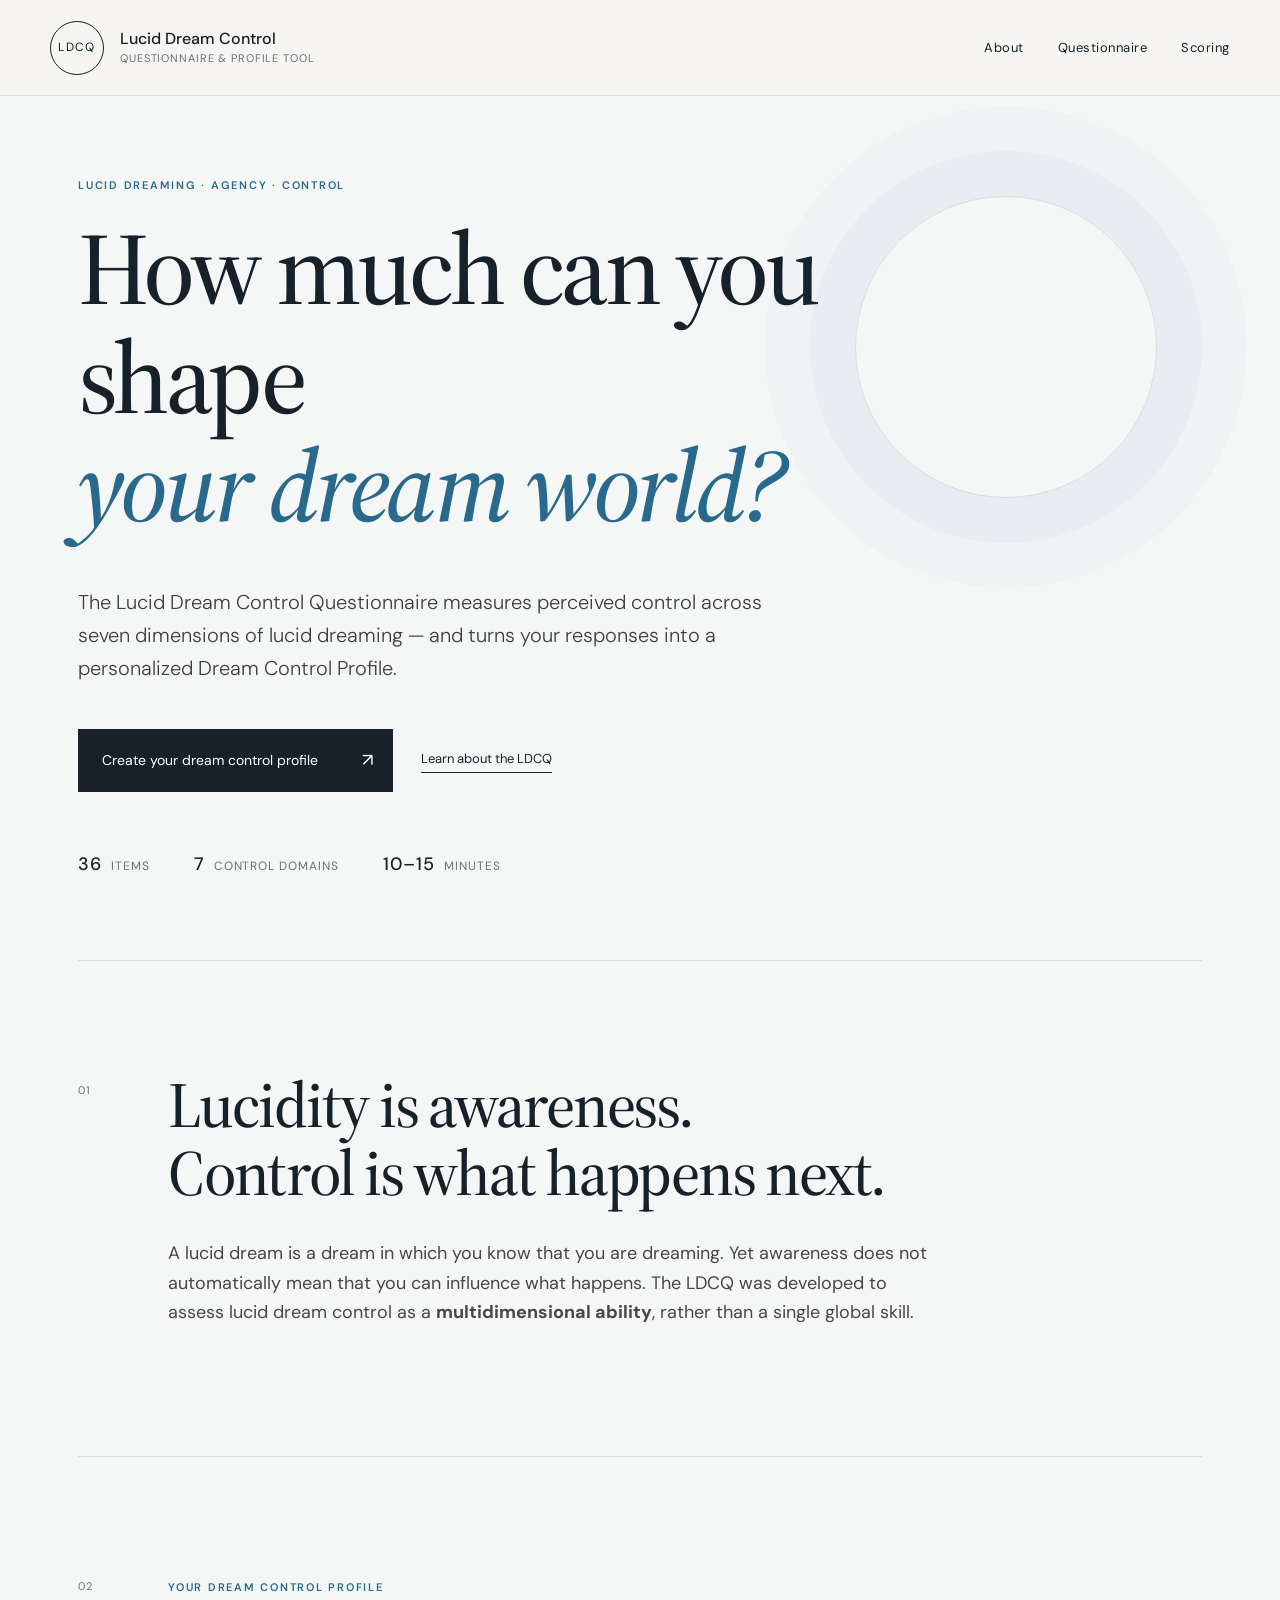
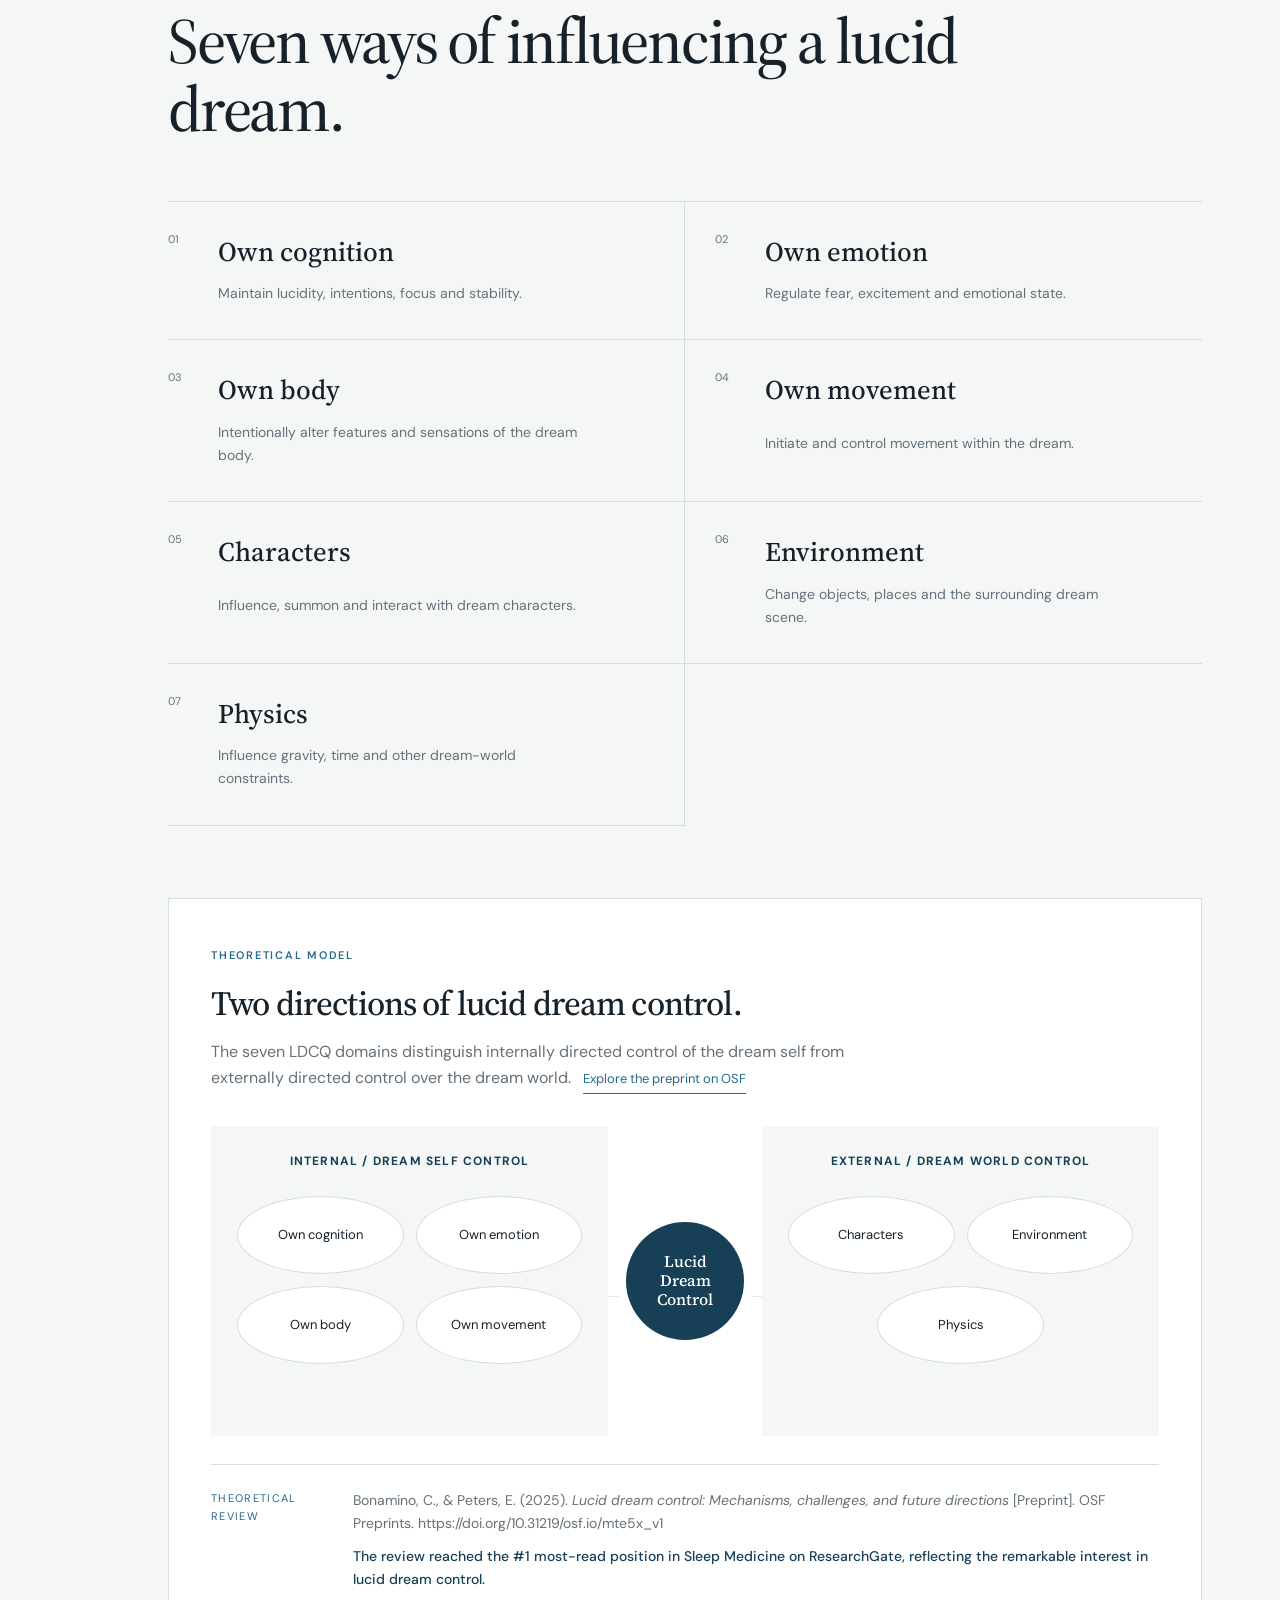
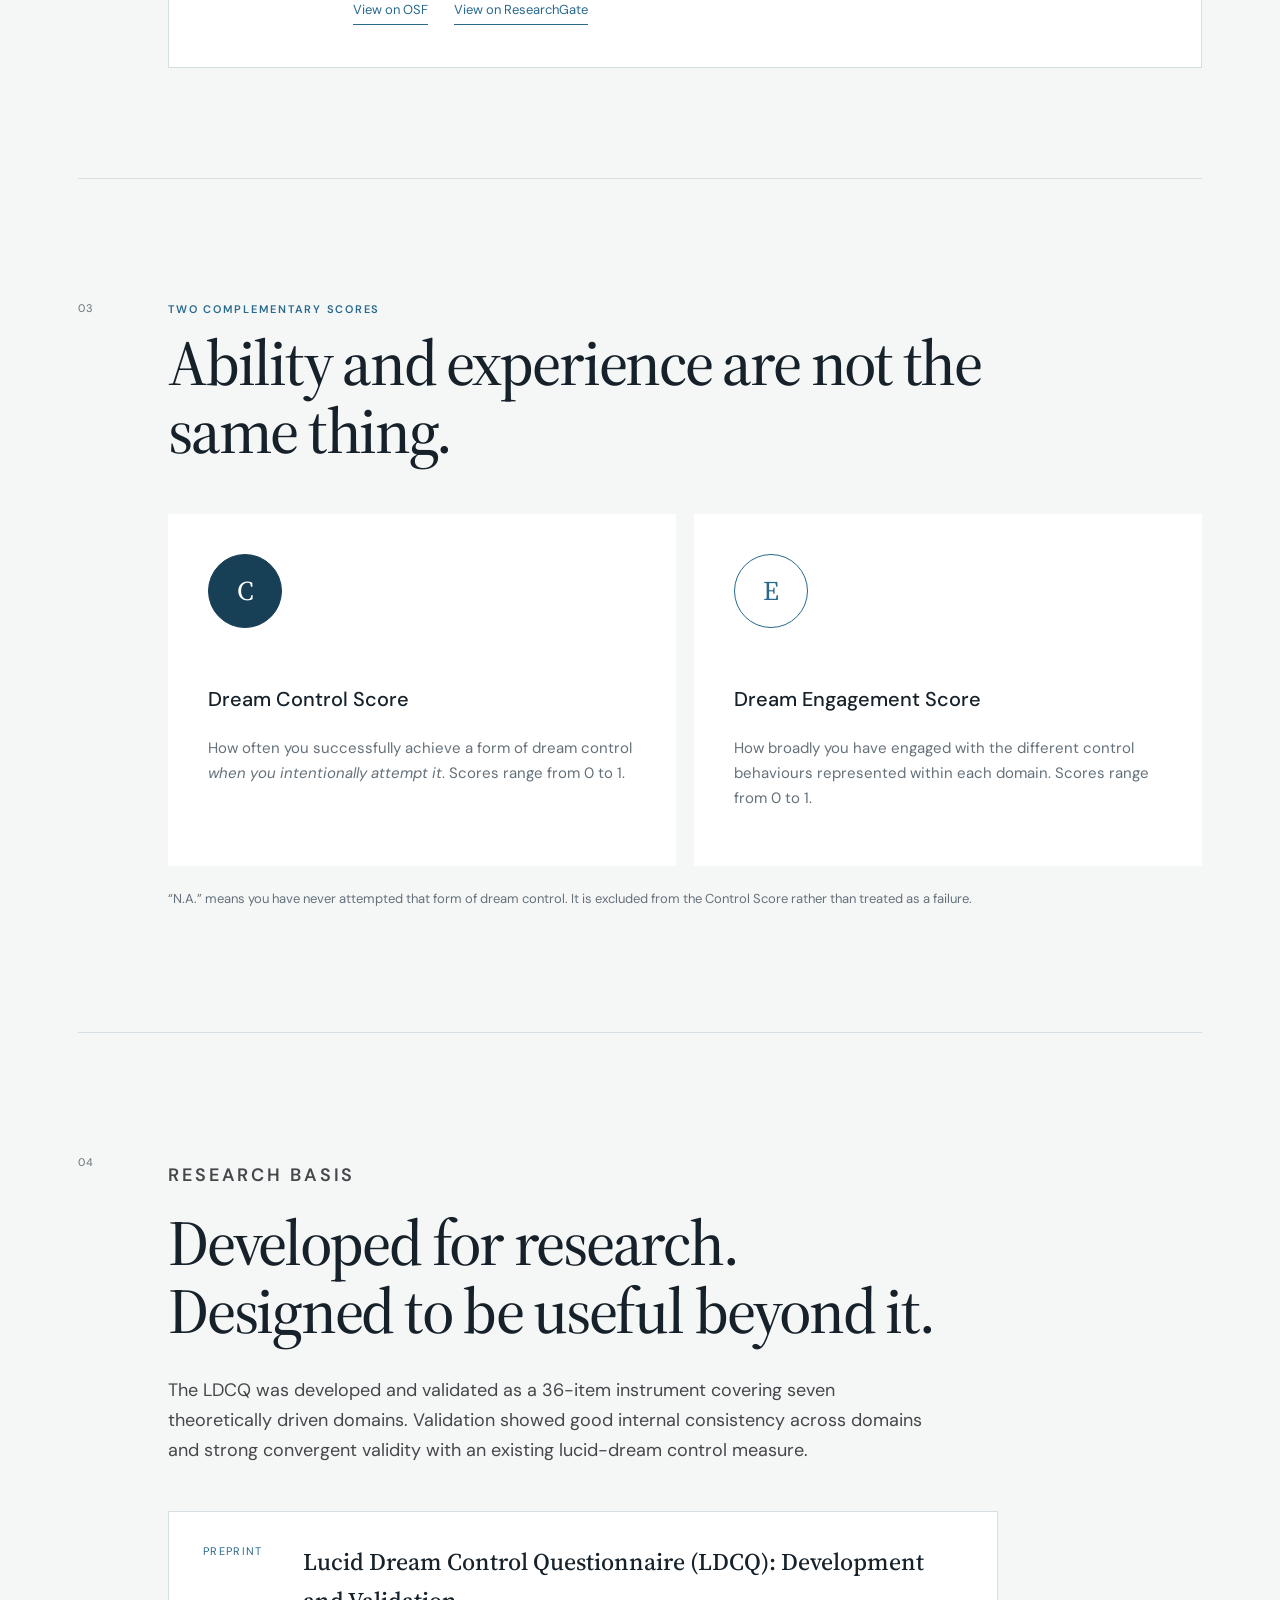
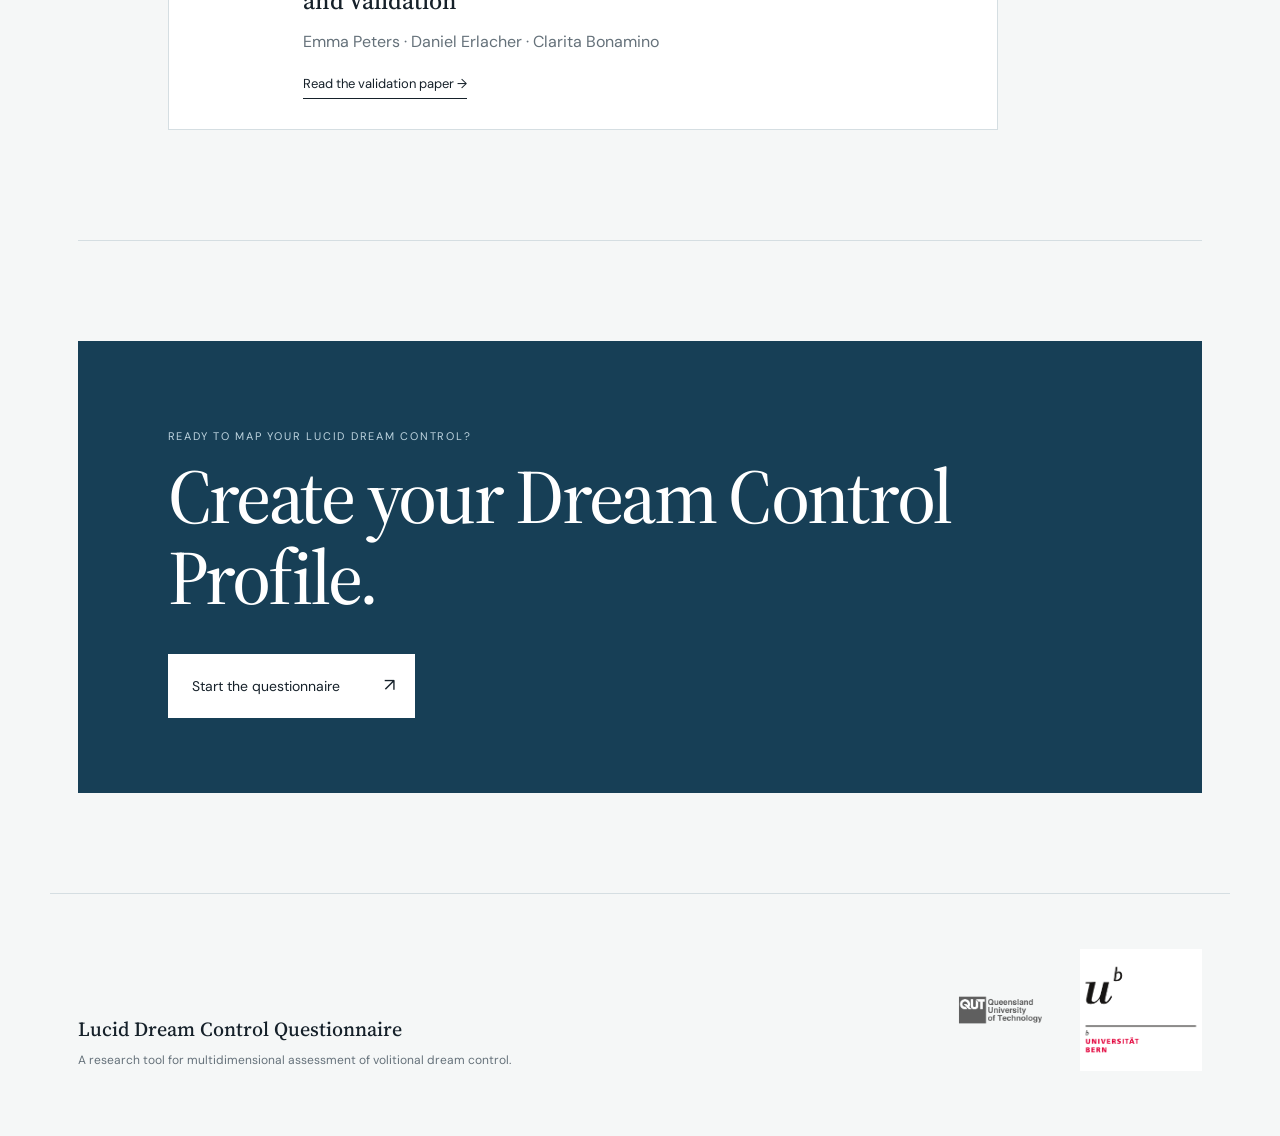
<file: docs/index.html>
<!DOCTYPE html>
<html lang="en">

<head>
    <meta charset="utf-8" />
    <meta content="width=device-width, initial-scale=1" name="viewport" />
    <title>LDCQ | Lucid Dream Control Questionnaire</title>
    <link href="assets/style.css" rel="stylesheet" />
</head>

<body>
    <header class="site-header">
        <a aria-label="LDCQ home" class="brand" href="index.html">
            <span class="brand-mark">LDCQ</span>
            <span class="brand-copy"><strong>Lucid Dream Control</strong><small>Questionnaire &amp; profile
                    tool</small></span>
        </a>
        <nav aria-label="Main navigation" class="site-nav">
            <a href="index.html">About</a>
            <a href="questionnaire.html">Questionnaire</a>
            <a href="scoring.html">Scoring</a>
        </nav>
    </header>
    <main class="landing-main">
        <section class="hero">
            <div class="eyebrow">Lucid dreaming · agency · control</div>
            <h1>How much can you shape<br /><em>your dream world?</em></h1>
            <p class="hero-lead">The Lucid Dream Control Questionnaire measures perceived control across seven
                dimensions of lucid dreaming — and turns your responses into a personalized Dream Control Profile.</p>
            <div class="hero-actions"><a class="primary-cta" href="questionnaire.html">Create your dream control profile
                    <span>↗</span></a><a class="text-link" href="#about">Learn about the LDCQ</a></div>
            <div class="hero-meta"><span><b>36</b> items</span><span><b>7</b> control domains</span><span><b>10–15</b>
                    minutes</span></div>
        </section>
        <section class="manifesto" id="about">
            <div class="section-number">01</div>
            <div>
                <h2>Lucidity is awareness.<br />Control is what happens next.</h2>
                <p>A lucid dream is a dream in which you know that you are dreaming. Yet awareness does not
                    automatically mean that you can influence what happens. The LDCQ was developed to assess lucid dream
                    control as a <strong>multidimensional ability</strong>, rather than a single global skill.</p>
            </div>
        </section>
        <section class="domains-section">
            <div class="section-number">02</div>
            <div class="section-content">
                <p class="kicker">Your dream control profile</p>
                <h2>Seven ways of influencing a lucid dream.</h2>
                <div class="domain-grid">
                    <div><span>01</span><strong>Own cognition</strong>
                        <p>Maintain lucidity, intentions, focus and stability.</p>
                    </div>
                    <div><span>02</span><strong>Own emotion</strong>
                        <p>Regulate fear, excitement and emotional state.</p>
                    </div>
                    <div><span>03</span><strong>Own body</strong>
                        <p>Intentionally alter features and sensations of the dream body.</p>
                    </div>
                    <div><span>04</span><strong>Own movement</strong>
                        <p>Initiate and control movement within the dream.</p>
                    </div>
                    <div><span>05</span><strong>Characters</strong>
                        <p>Influence, summon and interact with dream characters.</p>
                    </div>
                    <div><span>06</span><strong>Environment</strong>
                        <p>Change objects, places and the surrounding dream scene.</p>
                    </div>
                    <div><span>07</span><strong>Physics</strong>
                        <p>Influence gravity, time and other dream-world constraints.</p>
                    </div>
                </div>
                <figure class="domain-model" aria-labelledby="domain-model-title">
                    <figcaption><span class="kicker">Theoretical model</span>
                        <h3 id="domain-model-title">Two directions of lucid dream control.</h3>
                        <p>The seven LDCQ domains distinguish internally directed control of the dream self from
                            externally directed control over the dream world. <a class="text-link"
                                href="https://doi.org/10.31219/osf.io/mte5x_v1" target="_blank" rel="noopener">Explore
                                the preprint on OSF</a></p>
                    </figcaption>
                    <div class="model-map">
                        <div class="model-group model-internal">
                            <h4>Internal / Dream Self Control</h4>
                            <div class="model-domains"><span>Own cognition</span><span>Own emotion</span><span>Own
                                    body</span><span>Own movement</span></div>
                        </div>
                        <div class="model-core">Lucid<br />Dream<br />Control</div>
                        <div class="model-group model-external">
                            <h4>External / Dream World Control</h4>
                            <div class="model-domains">
                                <span>Characters</span><span>Environment</span><span>Physics</span></div>
                        </div>
                    </div>
                    <div class="model-reference"><span>Theoretical review</span>
                        <div>
                            <p>Bonamino, C., &amp; Peters, E. (2025). <em>Lucid dream control: Mechanisms, challenges,
                                    and future directions</em> [Preprint]. OSF Preprints.
                                https://doi.org/10.31219/osf.io/mte5x_v1 </p>
                            <p class="impact-note">The review reached the #1 most-read position in Sleep Medicine on
                                ResearchGate, reflecting the remarkable interest in lucid dream control.</p>
                        </div>
                        <div class="reference-links"><a class="text-link" href="https://osf.io/preprints/osf/mte5x_v1"
                                target="_blank" rel="noopener">View on OSF</a><a class="text-link"
                                href="https://www.researchgate.net/publication/390663400_Lucid_Dream_Control_Mechanisms_Challenges_and_Future_Directions"
                                target="_blank" rel="noopener">View on ResearchGate</a></div>
                    </div>
                </figure>
            </div>
        </section>
        <section class="score-explainer">
            <div class="section-number">03</div>
            <div class="section-content">
                <p class="kicker">Two complementary scores</p>
                <h2>Ability and experience are not the same thing.</h2>
                <div class="score-cards">
                    <article>
                        <div class="score-orbit score-orbit-dark">C</div>
                        <h3>Dream Control Score</h3>
                        <p>How often you successfully achieve a form of dream control <em>when you intentionally attempt
                                it</em>. Scores range from 0 to 1.</p>
                    </article>
                    <article>
                        <div class="score-orbit">E</div>
                        <h3>Dream Engagement Score</h3>
                        <p>How broadly you have engaged with the different control behaviours represented within each
                            domain. Scores range from 0 to 1.</p>
                    </article>
                </div>
                <p class="note">“N.A.” means you have never attempted that form of dream control. It is excluded from
                    the Control Score rather than treated as a failure.</p>
            </div>
        </section>
        <section class="research-section">
            <div class="section-number">04</div>
            <div class="section-content">
                <p class="kicker">Research basis</p>
                <h2>Developed for research.<br />Designed to be useful beyond it.</h2>
                <p>The LDCQ was developed and validated as a 36-item instrument covering seven theoretically driven
                    domains. Validation showed good internal consistency across domains and strong convergent validity
                    with an existing lucid-dream control measure.</p>
                <div class="citation-card"><span>Preprint</span><strong>Lucid Dream Control Questionnaire (LDCQ):
                        Development and Validation</strong>
                    <p>Emma Peters · Daniel Erlacher · Clarita Bonamino</p><a class="text-link"
                        href="files/LDCQ_Validation.pdf">Read the validation paper →</a>
                </div>
            </div>
        </section>
        <section class="start-panel">
            <p>Ready to map your lucid dream control?</p>
            <h2>Create your Dream Control Profile.</h2><a class="primary-cta light" href="questionnaire.html">Start the
                questionnaire <span>↗</span></a>
        </section>
    </main>
    <footer class="site-footer">
        <div class="footer-copy"><strong>Lucid Dream Control Questionnaire</strong><span>A research tool for
                multidimensional assessment of volitional dream control.</span></div>
        <div aria-label="Research affiliations" class="research-partners">
            <img alt="Queensland University of Technology" class="partner-logo qut-logo" src="assets/qut-logo.png" />
            <img alt="University of Bern" class="partner-logo unibe-logo" src="assets/unibe-logo.png" />
        </div>
    </footer>
    <script src="assets/script.js"></script>
</body>

</html>
</file>
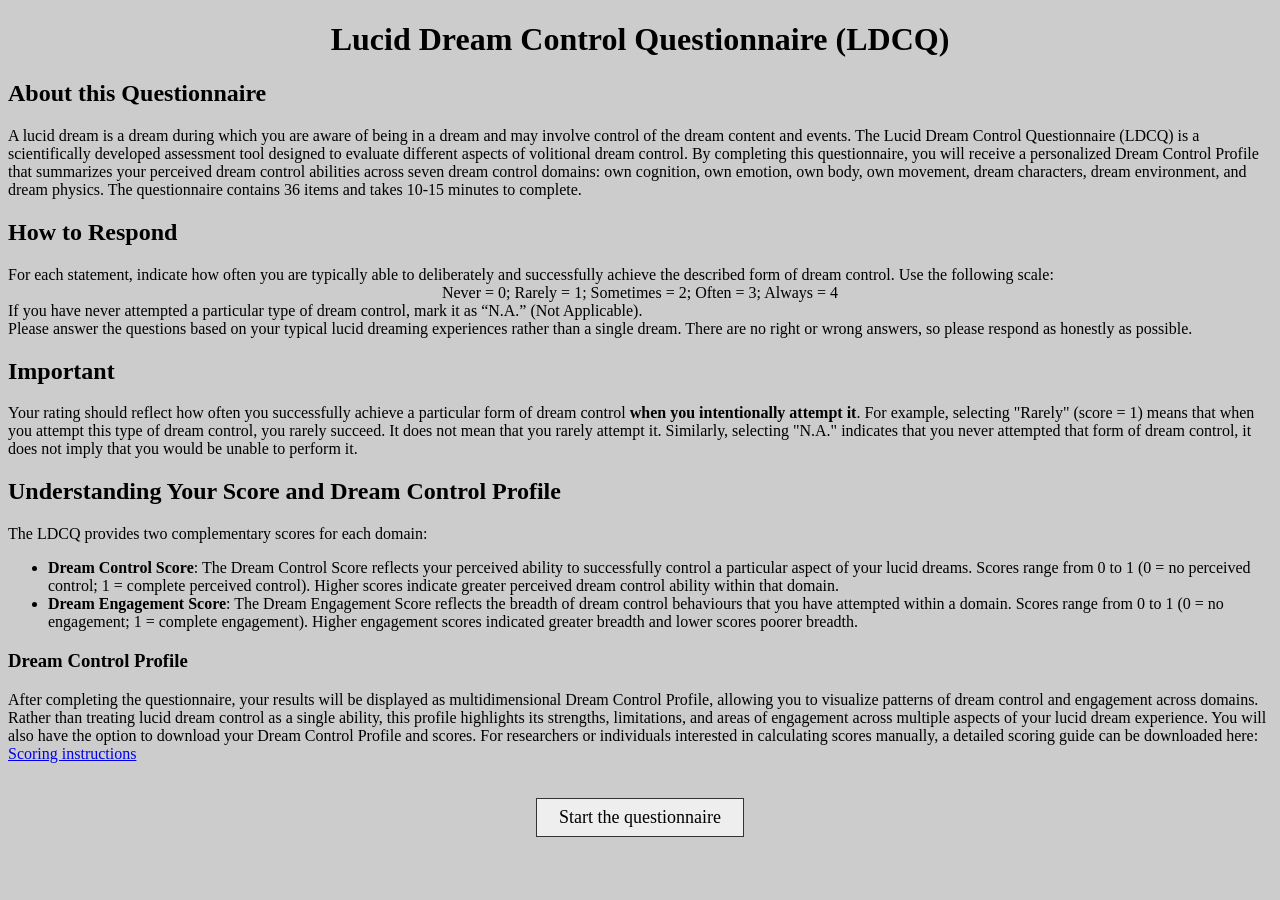
<file: web_page/index.html>
<!doctype html>
<html lang="en">

<head>
    <meta charset="UTF-8">
    <title>LDCQ</title>
    <link rel="stylesheet" href="assets/style.css">
</head>

<body>
    <h1 id="main-title">Lucid Dream Control Questionnaire (LDCQ)</h1>

    <!-- PAGE 1: INTRODUCTION -->
    <section class="page active introduction">
        <div class="about">
            <h2>About this Questionnaire</h2>
            A lucid dream is a dream during which you are aware of being in a dream and may involve control of the
            dream content and events. The Lucid Dream Control Questionnaire (LDCQ) is a scientifically developed
            assessment tool designed to evaluate different aspects of volitional dream control. By completing this
            questionnaire, you will receive a personalized Dream Control Profile that summarizes your perceived dream
            control abilities across seven dream control domains: own cognition, own emotion, own body, own
            movement, dream characters, dream environment, and dream physics. The questionnaire contains 36 items
            and takes 10-15 minutes to complete.
        </div>
        <div>
            <h2>How to Respond</h2>
            For each statement, indicate how often you are typically able to deliberately and successfully achieve the
            described form of dream control. Use the following scale:
            <div class="center">
                Never = 0; Rarely = 1; Sometimes = 2; Often = 3; Always = 4
            </div>
            If you have never attempted a particular type of dream control, mark it as “N.A.” (Not Applicable).</br>

            Please answer the questions based on your typical lucid dreaming experiences rather than a single dream.
            There are no right or wrong answers, so please respond as honestly as possible.
        </div>
        <div>
            <h2>Important</h2>
            Your rating should reflect how often you successfully achieve a particular form of dream control <b>when you
            intentionally attempt it</b>. For example, selecting "Rarely" (score = 1) means that when you attempt this
            type of dream control, you rarely succeed. It does not mean that you rarely attempt it. Similarly, selecting
            "N.A." indicates that you never attempted that form of dream control, it does not imply that you would be
            unable to perform it.
        </div>
        <div>
            <h2>Understanding Your Score and Dream Control Profile</h2>
            The LDCQ provides two complementary scores for each domain:
            <ul>
                <li> <b>Dream Control Score</b>: The Dream Control Score reflects your perceived ability to successfully
                    control a particular aspect of your lucid dreams. Scores range from 0 to 1 (0 = no perceived control;
                    1 = complete perceived control). Higher scores indicate greater perceived dream control ability
                    within that domain.
                </li>
                <li> <b>Dream Engagement Score</b>: The Dream Engagement Score reflects the breadth of dream control
                    behaviours that you have attempted within a domain. Scores range from 0 to 1 (0 = no engagement;
                    1 = complete engagement). Higher engagement scores indicated greater breadth and lower scores
                    poorer breadth.
                </li>
            </ul>
            <h3>Dream Control Profile</h3>
            After completing the questionnaire, your results will be displayed as multidimensional Dream Control
            Profile, allowing you to visualize patterns of dream control and engagement across domains. Rather than
            treating lucid dream control as a single ability, this profile highlights its strengths, limitations, and areas of
            engagement across multiple aspects of your lucid dream experience. You will also have the option to
            download your Dream Control Profile and scores.
            For researchers or individuals interested in calculating scores manually, a detailed scoring guide can be
            downloaded here: <a href="scoring.html">Scoring instructions</a>
        </div>
        

        <div class="nav-buttons intro-nav">
            <button type="button" class="next-button">Start the questionnaire</button>
        </div>
    </section>

   <script src="assets/script.js"></script>
</body>

</html>
</file>
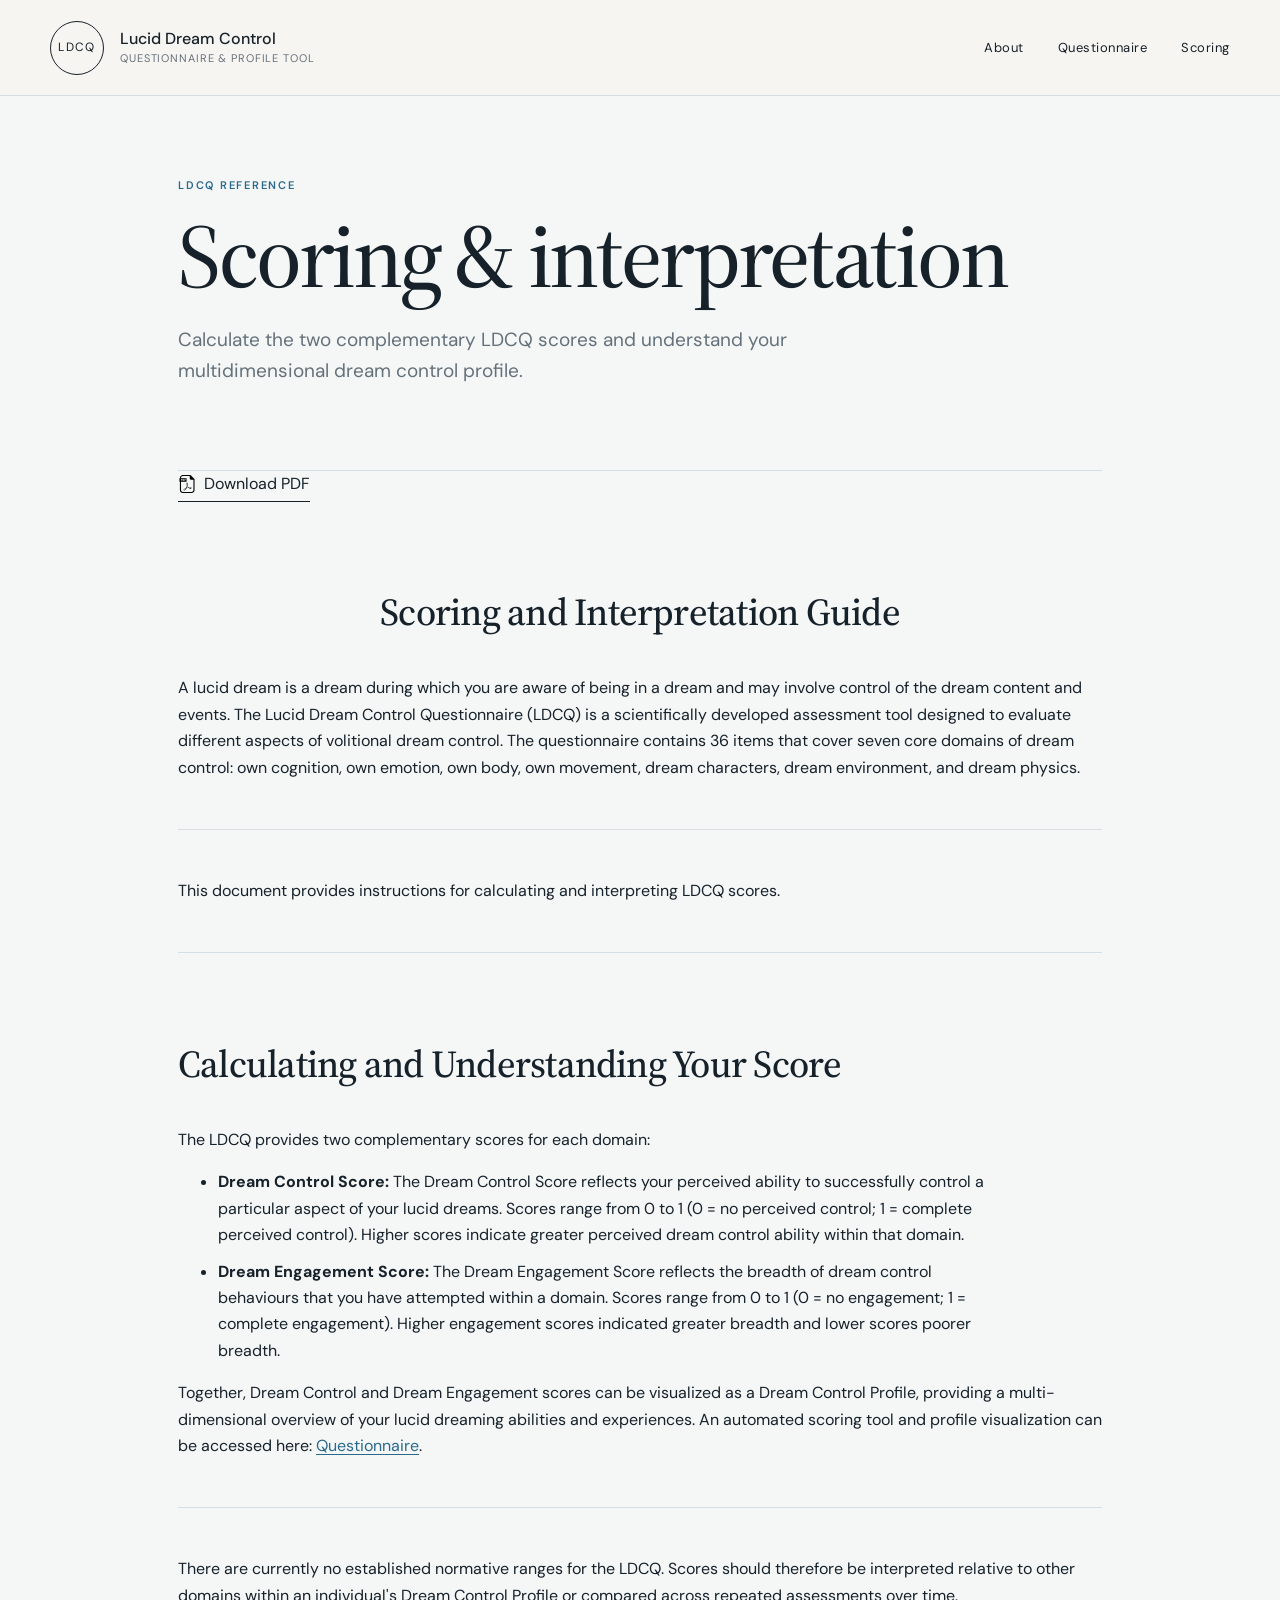
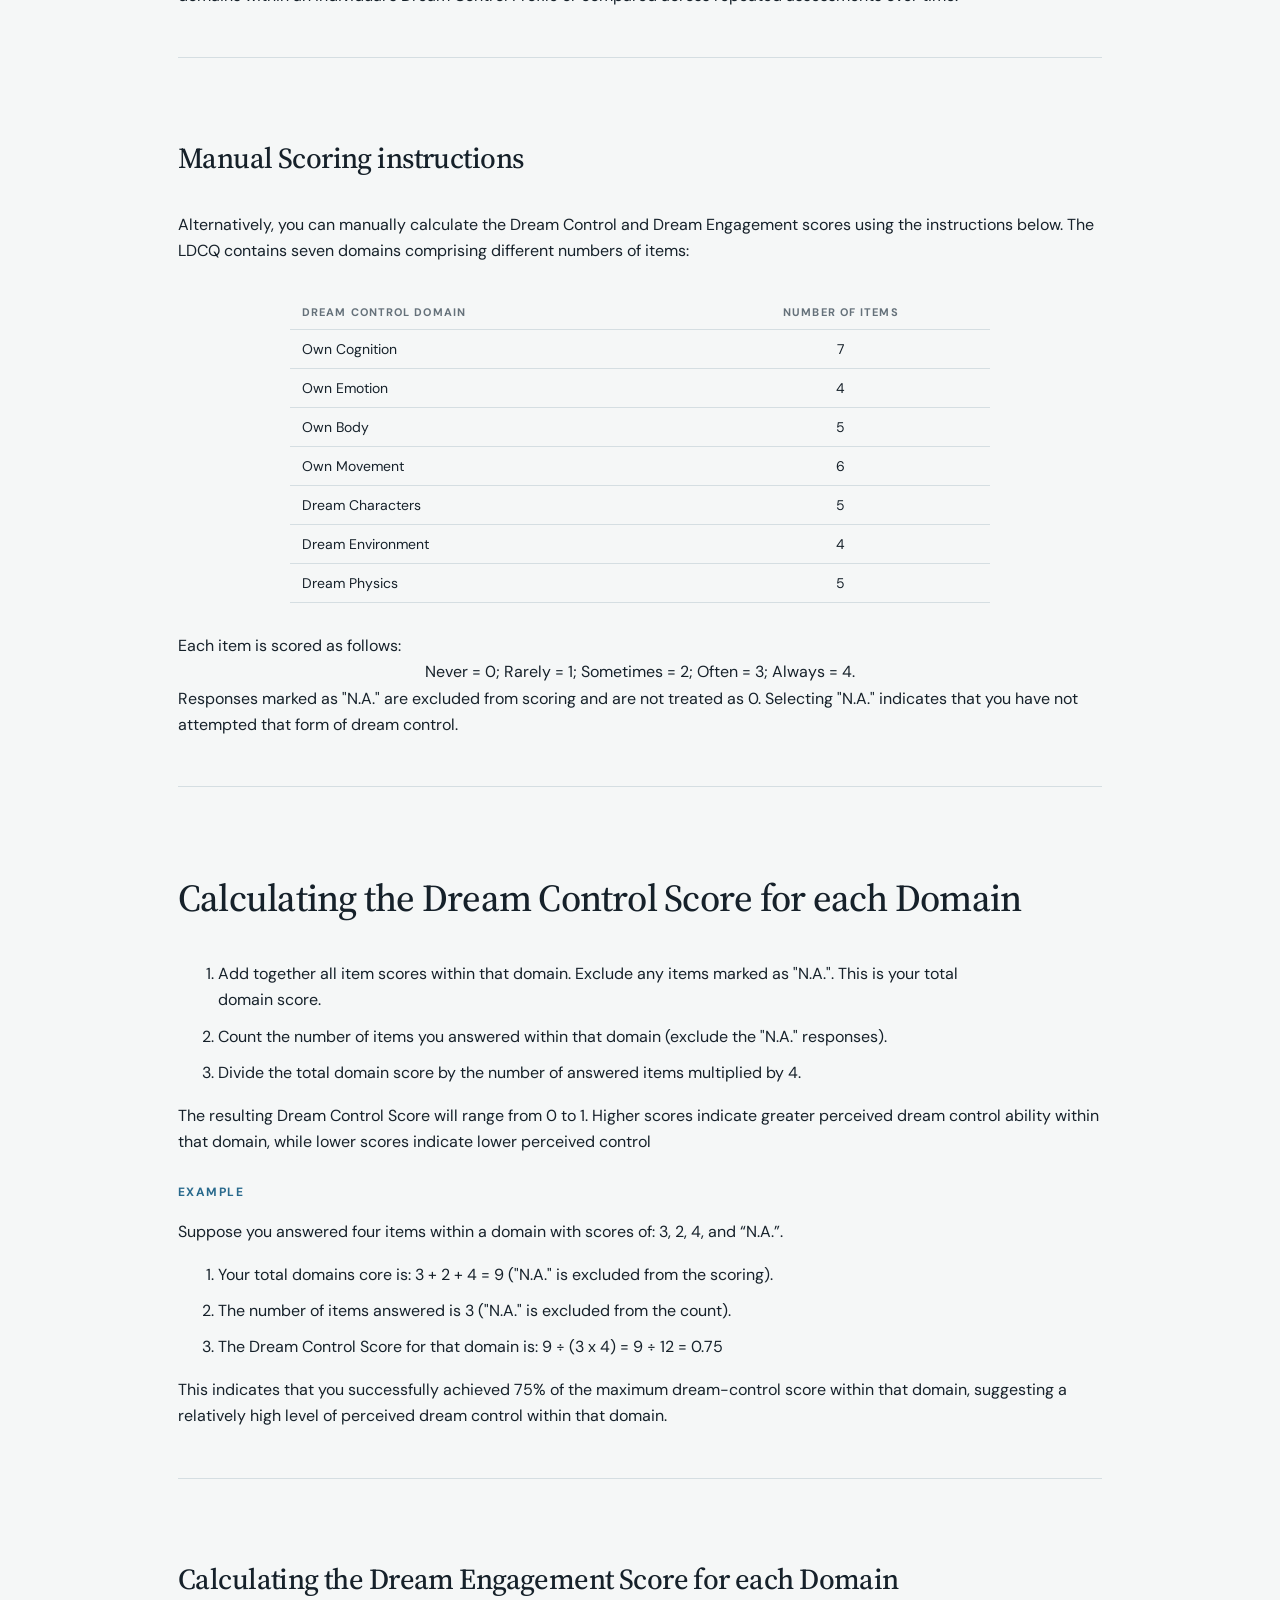
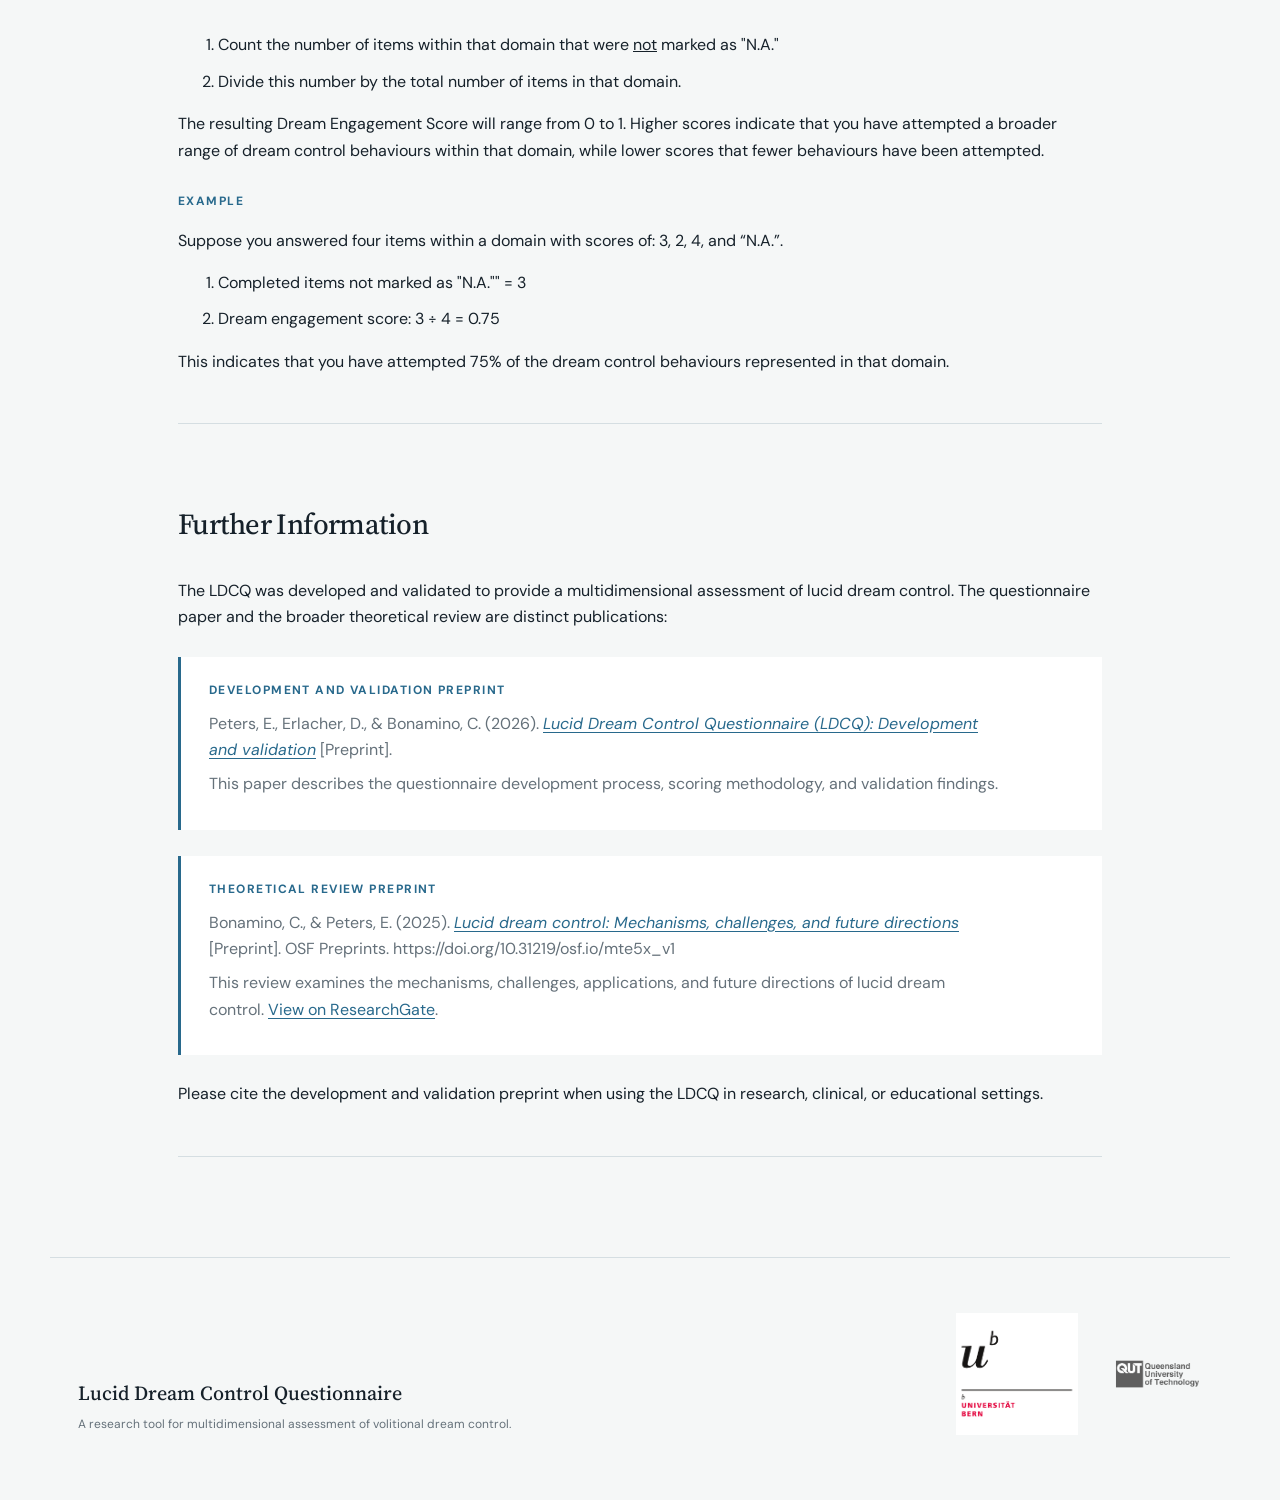
<file: docs/scoring.html>
<html lang="en">

<head>
    <link href="assets/style.css" rel="stylesheet" />
    <meta content="width=device-width, initial-scale=1" name="viewport" />
</head>

<body>
    <header class="site-header">
        <a aria-label="LDCQ home" class="brand" href="index.html">
            <span class="brand-mark">LDCQ</span>
            <span class="brand-copy"><strong>Lucid Dream Control</strong><small>Questionnaire &amp; profile
                    tool</small></span>
        </a>
        <nav aria-label="Main navigation" class="site-nav">
            <a href="index.html">About</a>
            <a href="questionnaire.html">Questionnaire</a>
            <a href="scoring.html">Scoring</a>
        </nav>
    </header>
    <main class="guide-main">
        <div class="guide-hero"><span class="eyebrow">LDCQ reference</span>
            <h1>Scoring &amp; interpretation</h1>
            <p>Calculate the two complementary LDCQ scores and understand your multidimensional dream control profile.
            </p>
        </div>
        <h1 class="legacy-main-title" id="main-title">Lucid Dream Control Questionnaire (LDCQ)</h1><a
            class="pdf-download" download="" href="files/LDCQ-OnlineTool-Scoring.pdf" target="_blank">
            <img alt="" class="pdf-icon" src="icons/pdf-file-2-svgrepo-com.svg" />
            <span>Download PDF</span>
        </a>
        <div class="guide-section">
            <h2 class="center">Scoring and Interpretation Guide</h2>
            A lucid dream is a dream during which you are aware of being in a dream and may involve control of the
            dream content and events. The Lucid Dream Control Questionnaire (LDCQ) is a scientifically developed
            assessment tool designed to evaluate different aspects of volitional dream control. The questionnaire
            contains 36 items that cover seven core domains of dream control: own cognition, own emotion, own body,
            own movement, dream characters, dream environment, and dream physics.
        </div>
        <div class="guide-section">This document provides instructions for calculating and interpreting LDCQ scores.
        </div>
        <div class="guide-section">
            <h2>Calculating and Understanding Your Score</h2>
            The LDCQ provides two complementary scores for each domain:
            <ul>
                <li>
                    <b>Dream Control Score:</b> The Dream Control Score reflects your perceived ability to successfully
                    control a particular aspect of your lucid dreams. Scores range from 0 to 1 (0 = no perceived
                    control;
                    1 = complete perceived control). Higher scores indicate greater perceived dream control ability
                    within that domain.
                </li>
                <li>
                    <b>Dream Engagement Score:</b> The Dream Engagement Score reflects the breadth of dream control
                    behaviours that you have attempted within a domain. Scores range from 0 to 1 (0 = no engagement;
                    1 = complete engagement). Higher engagement scores indicated greater breadth and lower scores
                    poorer breadth.
                </li>
            </ul>
            Together, Dream Control and Dream Engagement scores can be visualized as a Dream Control Profile,
            providing a multi-dimensional overview of your lucid dreaming abilities and experiences. An automated
            scoring tool and profile visualization can be accessed here: <a href="index.html">Questionnaire</a>.
        </div>
        <div class="guide-section">
            There are currently no established normative ranges for the LDCQ. Scores should therefore be interpreted
            relative to other domains within an individual's Dream Control Profile or compared across repeated
            assessments over time.
        </div>
        <div class="guide-section">
            <h3>Manual Scoring instructions</h3>
            Alternatively, you can manually calculate the Dream Control and Dream Engagement scores using the
            instructions below. The LDCQ contains seven domains comprising different numbers of items:
            <table class="domain-table">
                <tr>
                    <th>Dream Control Domain</th>
                    <th>Number of Items</th>
                </tr>
                <tr>
                    <td>Own Cognition</td>
                    <td>7</td>
                </tr>
                <tr>
                    <td>Own Emotion</td>
                    <td>4</td>
                </tr>
                <tr>
                    <td>Own Body</td>
                    <td>5</td>
                </tr>
                <tr>
                    <td>Own Movement</td>
                    <td>6</td>
                </tr>
                <tr>
                    <td>Dream Characters</td>
                    <td>5</td>
                </tr>
                <tr>
                    <td>Dream Environment</td>
                    <td>4</td>
                </tr>
                <tr>
                    <td>Dream Physics</td>
                    <td>5</td>
                </tr>
            </table>
            Each item is scored as follows:
            <div class="center">Never = 0; Rarely = 1; Sometimes = 2; Often = 3; Always = 4.</div>
            Responses marked as "N.A." are excluded from scoring and are not treated as 0. Selecting "N.A." indicates
            that you have not attempted that form of dream control.
        </div>
        <div class="guide-section">
            <h2>Calculating the Dream Control Score for each Domain</h2>
            <ol>
                <li>
                    Add together all item scores within that domain. Exclude any items marked as "N.A.". This is your
                    total domain score.
                </li>
                <li>
                    Count the number of items you answered within that domain (exclude the "N.A." responses).
                </li>
                <li>
                    Divide the total domain score by the number of answered items multiplied by 4.
                </li>
            </ol>
            The resulting Dream Control Score will range from 0 to 1. Higher scores indicate greater perceived dream
            control
            ability
            within that domain, while lower scores indicate lower perceived control
            <h4>Example</h4>
            Suppose you answered four items within a domain with scores of: 3, 2, 4, and “N.A.”.
            <ol>
                <li>Your total domains core is: 3 + 2 + 4 = 9 ("N.A." is excluded from the scoring).</li>
                <li>The number of items answered is 3 ("N.A." is excluded from the count).</li>
                <li>The Dream Control Score for that domain is: 9 ÷ (3 x 4) = 9 ÷ 12 = 0.75</li>
            </ol>
            This indicates that you successfully achieved 75% of the maximum dream-control score within that domain,
            suggesting a relatively high level of perceived dream control within that domain.
        </div>
        <div class="guide-section">
            <h3>Calculating the Dream Engagement Score for each Domain</h3>
            <ol>
                <li>Count the number of items within that domain that were <u>not</u> marked as "N.A."</li>
                <li>Divide this number by the total number of items in that domain.</li>
            </ol>
            The resulting Dream Engagement Score will range from 0 to 1. Higher scores indicate that you have attempted
            a
            broader range of dream control behaviours within that domain, while lower scores that fewer behaviours have
            been attempted.
            <h4>Example</h4>
            Suppose you answered four items within a domain with scores of: 3, 2, 4, and “N.A.”.
            <ol>
                <li>Completed items not marked as "N.A."" = 3</li>
                <li>Dream engagement score: 3 ÷ 4 = 0.75</li>
            </ol>
            This indicates that you have attempted 75% of the dream control behaviours represented in that domain.
        </div>
        <div class="guide-section">
            <h3>Further Information</h3>
            <div>
                The LDCQ was developed and validated to provide a multidimensional assessment of lucid dream control.
                The questionnaire paper and the broader theoretical review are distinct publications:
            </div>
            <div class="publication-reference">
                <h4>Development and validation preprint</h4>
                <p>Peters, E., Erlacher, D., &amp; Bonamino, C. (2026). <a href="files/LDCQ_Validation.pdf"><em>Lucid
                            Dream Control Questionnaire (LDCQ): Development and validation</em></a> [Preprint].</p>
                <p>This paper describes the questionnaire development process, scoring methodology, and validation
                    findings.</p>
            </div>
            <div class="publication-reference">
                <h4>Theoretical review preprint</h4>
                <p>Bonamino, C., &amp; Peters, E. (2025). <a href="https://doi.org/10.31219/osf.io/mte5x_v1"
                        target="_blank" rel="noopener"><em>Lucid dream control: Mechanisms, challenges, and future
                            directions</em></a> [Preprint]. OSF Preprints. https://doi.org/10.31219/osf.io/mte5x_v1</p>
                <p>This review examines the mechanisms, challenges, applications, and future directions of lucid dream
                    control. <a
                        href="https://www.researchgate.net/publication/390663400_Lucid_Dream_Control_Mechanisms_Challenges_and_Future_Directions"
                        target="_blank" rel="noopener">View on ResearchGate</a>.</p>
            </div>
            <div>
                Please cite the development and validation preprint when using the LDCQ in research, clinical, or
                educational settings.
            </div>
        </div>
    </main>










    <footer class="site-footer">
        <div class="footer-copy"><strong>Lucid Dream Control Questionnaire</strong><span>A research tool for
                multidimensional assessment of volitional dream control.</span></div>
        <div aria-label="Research affiliations" class="research-partners">
            <img alt="University of Bern" class="partner-logo unibe-logo" src="assets/unibe-logo.png" />
            <img alt="Queensland University of Technology" class="partner-logo qut-logo" src="assets/qut-logo.png" />
        </div>
    </footer>
</body>

</html>
</file>
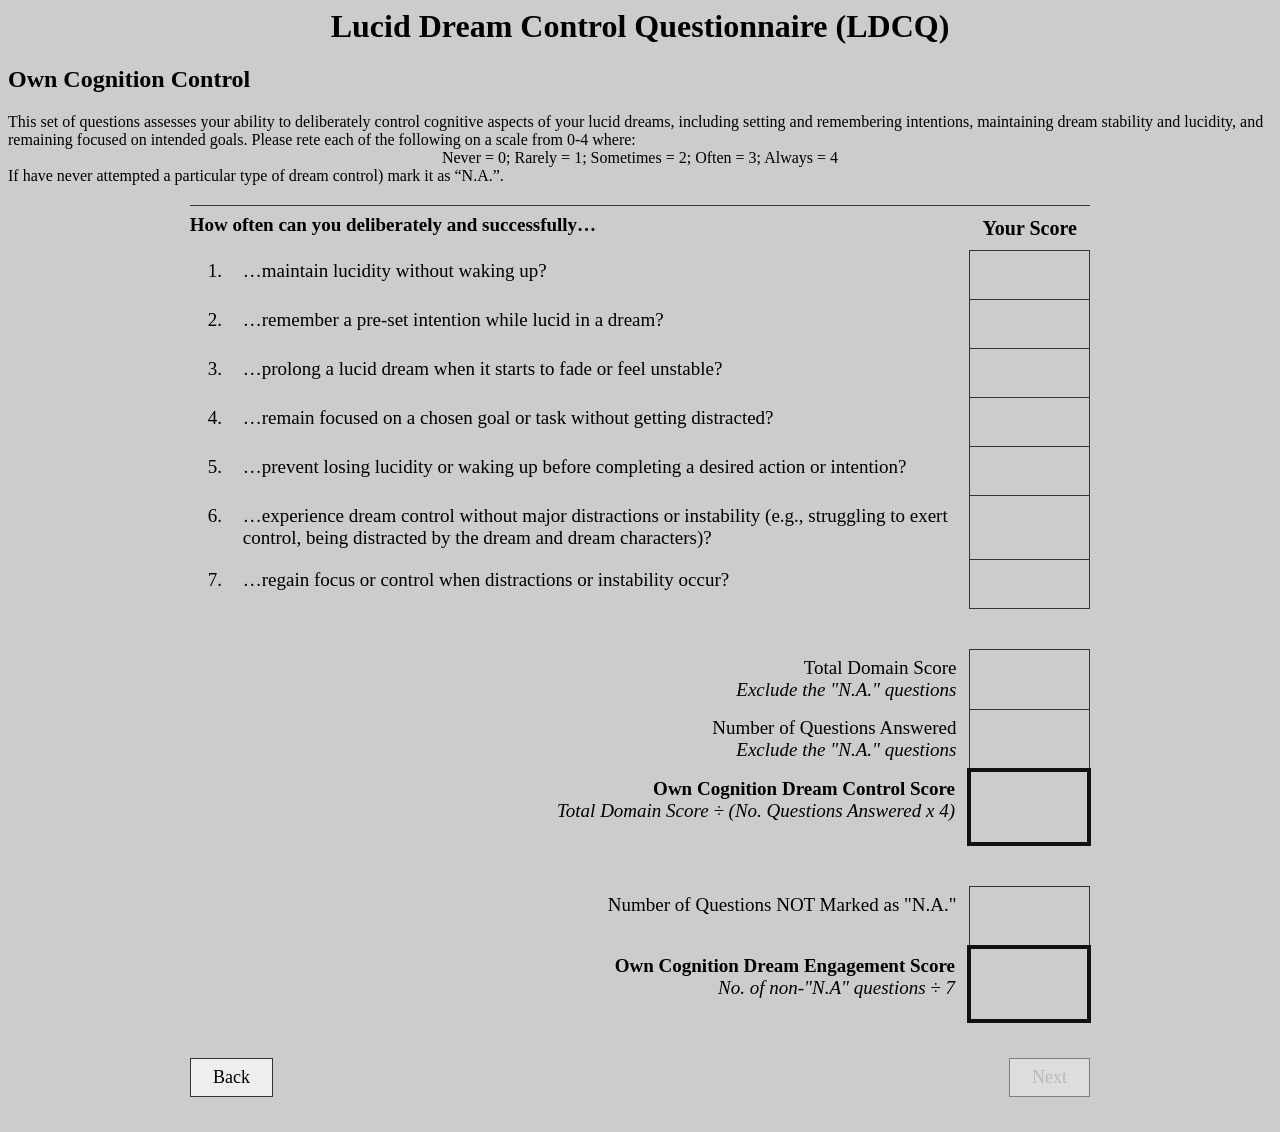
<file: web_page/questionnaire.html>
<html>
    <head>
        <link rel="stylesheet" href="assets/style.css">
    </head>
    <body>
        <h1 id="main-title">Lucid Dream Control Questionnaire (LDCQ)</h1>
        <!-- PAGE 2: OWN COGNITION -->
         <section class="page questionnaire" data-domain="own-cognition">
        <h2>Own Cognition Control</h2>
        This set of questions assesses your ability to deliberately control cognitive aspects of your lucid dreams,
        including setting and remembering intentions, maintaining dream stability and lucidity, and remaining focused on
        intended goals. Please rete each of the following on a scale from 0-4 where:
        <div class="center">
            Never = 0; Rarely = 1; Sometimes = 2; Often = 3; Always = 4
        </div>
        If have never attempted a particular type of dream control) mark it as “N.A.”.
        <table class="score-table aligned-table">
            <colgroup>
                <col class="num-col">
                <col class="text-col">
                <col class="score-col">
            </colgroup>

            <thead>
                <tr>
                    <th colspan="2" class="question-heading">
                        How often can you deliberately and successfully…
                    </th>
                    <th class="score-heading">Your Score</th>
                </tr>
            </thead>

            <tbody>
                <tr>
                    <td class="num">1.</td>
                    <td>…maintain lucidity without waking up?</td>
                    <td class="score">
                        <input class="score-input domain-score" type="text" name="own-cognition-q1">
                    </td>
                </tr>

                <tr>
                    <td class="num">2.</td>
                    <td>…remember a pre-set intention while lucid in a dream?</td>
                    <td class="score">
                        <input class="score-input domain-score" type="text" name="own-cognition-q2">
                    </td>
                </tr>

                <tr>
                    <td class="num">3.</td>
                    <td>…prolong a lucid dream when it starts to fade or feel unstable?</td>
                    <td class="score">
                        <input class="score-input domain-score" type="text" name="own-cognition-q3">
                    </td>
                </tr>

                <tr>
                    <td class="num">4.</td>
                    <td>…remain focused on a chosen goal or task without getting distracted?</td>
                    <td class="score">
                        <input class="score-input domain-score" type="text" name="own-cognition-q4">
                    </td>
                </tr>

                <tr>
                    <td class="num">5.</td>
                    <td>…prevent losing lucidity or waking up before completing a desired action or intention?</td>
                    <td class="score">
                        <input class="score-input domain-score" type="text" name="own-cognition-q5">
                    </td>
                </tr>
                <tr>
                    <td class="num">6.</td>
                    <td>…experience dream control without major distractions or instability (e.g., struggling to exert
                        control, being distracted by the dream and dream characters)?</td>
                    <td class="score">
                        <input class="score-input domain-score" type="text" name="own-cognition-q6">
                    </td>
                </tr>
                <tr>
                    <td class="num">7.</td>
                    <td>…regain focus or control when distractions or instability occur?</td>
                    <td class="score">
                        <input class="score-input domain-score" type="text" name="own-cognition-q7">
                    </td>
                </tr>
            </tbody>
        </table>
        <table class="calc-table aligned-table">
            <colgroup>
                <col class="num-col">
                <col class="text-col">
                <col class="score-col">
            </colgroup>

            <tbody>
                <tr>
                    <td></td>
                    <td class="label">
                        Total Domain Score<br>
                        <em>Exclude the "N.A." questions</em>
                    </td>
                    <td class="box">
                        <input class="calc-input total-domain-score" type="text" readonly>
                        <!--<input id="total-domain-score" class="calc-input" type="text" readonly> -->
                    </td>
                </tr>

                <tr>
                    <td></td>
                    <td class="label">
                        Number of Questions Answered<br>
                        <em>Exclude the "N.A." questions</em>
                    </td>
                    <td class="box">
                        <input id="questions-answered" class="calc-input questions-answered" type="text" readonly>
                    </td>
                </tr>

                <tr>
                    <td></td>
                    <td class="label">
                        <strong>Own Cognition Dream Control Score</strong><br>
                        <em>Total Domain Score &divide; (No. Questions Answered x 4)</em>
                    </td>
                    <td class="big-box">
                        <input id="control-score" class="calc-input thick-input control-score" type="text" readonly>
                    </td>
                </tr>
            </tbody>
        </table>
        <table class="calc-table aligned-table">
            <colgroup>
                <col class="num-col">
                <col class="text-col">
                <col class="score-col">
            </colgroup>

            <tbody>
                <tr>
                    <td></td>
                    <td class="label">
                        Number of Questions NOT Marked as "N.A."<br>
                    </td>
                    <td class="box">
                        <input id="non-na-count" class="calc-input non-na-count" type="text" readonly>
                    </td>
                </tr>

                <tr>
                    <td></td>
                    <td class="label">
                        <strong>Own Cognition Dream Engagement Score</strong><br>
                        <em>No. of non-"N.A" questions &divide; 7</em>
                    </td>
                    <td class="big-box">
                        <input id="engagement-score" class="calc-input thick-input engagement-score" type="text"
                            readonly>
                    </td>
                </tr>
            </tbody>
        </table>
        </div>

        <div class="nav-buttons">
            <button type="button" class="back-button">Back</button>
            <button type="button" class="next-button" disabled>Next</button>
        </div>
    </section>

    <!-- PAGE 3: OWN EMOTION -->
    <section class="page questionnaire" data-domain="own-emotion">
        <!-- Own Emotion table here -->
        <h2>Own Emotion Control</h2>
        This set of questions assess your ability to deliberately manage fear, anxiety, excitement, and other emotions
        to sustain dream lucidity and control. Please rete each of the following on a scale from 0-4 where:
        <div class="center">
            Never = 0; Rarely = 1; Sometimes = 2; Often = 3; Always = 4
        </div>
        If have never attempted a particular type of dream control) mark it as “N.A.”.
        <table class="score-table aligned-table">
            <colgroup>
                <col class="num-col">
                <col class="text-col">
                <col class="score-col">
            </colgroup>

            <thead>
                <tr>
                    <th colspan="2" class="question-heading">
                        How often can you deliberately and successfully…
                    </th>
                    <th class="score-heading">Your Score</th>
                </tr>
            </thead>

            <tbody>
                <tr>
                    <td class="num">1.</td>
                    <td>...remain calm and collected in an overwhelming, stressful, or particularly exciting dream
                        scenarios?</td>
                    <td class="score">
                        <input class="score-input domain-score" type="text" name="own-emotion-q1">
                    </td>
                </tr>

                <tr>
                    <td class="num">2.</td>
                    <td>...remove an element that induces fear, stress, or other unwanted emotions?</td>
                    <td class="score">
                        <input class="score-input domain-score" type="text" name="own-emotion-q2">
                    </td>
                </tr>

                <tr>
                    <td class="num">3.</td>
                    <td>...change your emotional state (e.g., induce joy or relaxation)?</td>
                    <td class="score">
                        <input class="score-input domain-score" type="text" name="own-emotion-q3">
                    </td>
                </tr>

                <tr>
                    <td class="num">4.</td>
                    <td>...maintain lucidity and control when experiencing strong emotions (e.g., excitement, fear,
                        frustration)?</td>
                    <td class="score">
                        <input class="score-input domain-score" type="text" name="own-emotion-q4">
                    </td>
                </tr>
            </tbody>
        </table>
        <table class="calc-table aligned-table">
            <colgroup>
                <col class="num-col">
                <col class="text-col">
                <col class="score-col">
            </colgroup>

            <tbody>
                <tr>
                    <td></td>
                    <td class="label">
                        Total Domain Score<br>
                        <em>Exclude the "N.A." questions</em>
                    </td>
                    <td class="box">
                        <input id="total-domain-score" class="calc-input total-domain-score" type="text" readonly>
                    </td>
                </tr>

                <tr>
                    <td></td>
                    <td class="label">
                        Number of Questions Answered<br>
                        <em>Exclude the "N.A." questions</em>
                    </td>
                    <td class="box">
                        <input id="questions-answered" class="calc-input questions-answered" type="text" readonly>
                    </td>
                </tr>

                <tr>
                    <td></td>
                    <td class="label">
                        <strong>Own Cognition Dream Control Score</strong><br>
                        <em>Total Domain Score &divide; (No. Questions Answered x 4)</em>
                    </td>
                    <td class="big-box">
                        <input id="control-score" class="calc-input thick-input control-score" type="text" readonly>
                    </td>
                </tr>
            </tbody>
        </table>
        <table class="calc-table aligned-table">
            <colgroup>
                <col class="num-col">
                <col class="text-col">
                <col class="score-col">
            </colgroup>

            <tbody>
                <tr>
                    <td></td>
                    <td class="label">
                        Number of Questions NOT Marked as "N.A."<br>
                    </td>
                    <td class="box">
                        <input id="non-na-count" class="calc-input non-na-count" type="text" readonly>
                    </td>
                </tr>

                <tr>
                    <td></td>
                    <td class="label">
                        <strong>Own Cognition Dream Engagement Score</strong><br>
                        <em>No. of non-"N.A" questions &divide; 4</em>
                    </td>
                    <td class="big-box">
                        <input id="engagement-score" class="calc-input thick-input engagement-score" type="text"
                            readonly>
                    </td>
                </tr>
            </tbody>
        </table>

        <div class="nav-buttons">
            <button type="button" class="back-button">Back</button>
            <button type="button" class="next-button" disabled>Next</button>
        </div>
    </section>

    <!-- PAGE 4: OWN BODY -->
    <section class="page questionnaire" data-domain="own-body">
        <!-- Own Body table here -->
        <h2>Own Body Control</h2>
        This set of questions assesses your ability to deliberately control your dream body. This refers to your
        capacity to change the form, proprioception, and senses of your dream body. Please rete each of the following on
        a scale from 0-4 where:
        <div class="center">
            Never = 0; Rarely = 1; Sometimes = 2; Often = 3; Always = 4
        </div>
        If have never attempted a particular type of dream control, mark it as "N.A.".
        <table class="score-table aligned-table">
            <colgroup>
                <col class="num-col">
                <col class="text-col">
                <col class="score-col">
            </colgroup>

            <thead>
                <tr>
                    <th colspan="2" class="question-heading">
                        How often can you deliberately and successfully…
                    </th>
                    <th class="score-heading">Your Score</th>
                </tr>
            </thead>

            <tbody>
                <tr>
                    <td class="num">1.</td>
                    <td>...modify your dream body (e.g., change size, shape, or abilities)?</td>
                    <td class="score">
                        <input class="score-input domain-score" type="text" name="own-body-q1">
                    </td>
                </tr>

                <tr>
                    <td class="num">2.</td>
                    <td>...shapeshift or transform into another being (e.g., animal, plant, person, fictional character)
                        or inanimate object?</td>
                    <td class="score">
                        <input class="score-input domain-score" type="text" name="own-body-q2">
                    </td>
                </tr>

                <tr>
                    <td class="num">4.</td>
                    <td>...disable or alter your visual perception (e.g., black and white vision, looking through
                        binoculars)?</td>
                    <td class="score">
                        <input class="score-input domain-score" type="text" name="own-body-q4">
                    </td>
                </tr>
                <tr>
                    <td class="num">5.</td>
                    <td>...disable or alter your auditory perception (e.g., make sounds feel louder or softer)?</td>
                    <td class="score">
                        <input class="score-input domain-score" type="text" name="own-body-q5">
                    </td>
                </tr>
                <tr>
                    <td class="num">6.</td>
                    <td>...alter other sensory perception (e.g., intensity or quality of smell, taste, or touch)?</td>
                    <td class="score">
                        <input class="score-input domain-score" type="text" name="own-body-q6">
                    </td>
                </tr>
            </tbody>
        </table>
        <table class="calc-table aligned-table">
            <colgroup>
                <col class="num-col">
                <col class="text-col">
                <col class="score-col">
            </colgroup>

            <tbody>
                <tr>
                    <td></td>
                    <td class="label">
                        Total Domain Score<br>
                        <em>Exclude the "N.A." questions</em>
                    </td>
                    <td class="box">
                        <input id="total-domain-score" class="calc-input total-domain-score" type="text" readonly>
                    </td>
                </tr>

                <tr>
                    <td></td>
                    <td class="label">
                        Number of Questions Answered<br>
                        <em>Exclude the "N.A." questions</em>
                    </td>
                    <td class="box">
                        <input id="questions-answered" class="calc-input questions-answered" type="text" readonly>
                    </td>
                </tr>

                <tr>
                    <td></td>
                    <td class="label">
                        <strong>Own Cognition Dream Control Score</strong><br>
                        <em>Total Domain Score &divide; (No. Questions Answered x 4)</em>
                    </td>
                    <td class="big-box">
                        <input id="control-score" class="calc-input thick-input control-score" type="text" readonly>
                    </td>
                </tr>
            </tbody>
        </table>
        <table class="calc-table aligned-table">
            <colgroup>
                <col class="num-col">
                <col class="text-col">
                <col class="score-col">
            </colgroup>

            <tbody>
                <tr>
                    <td></td>
                    <td class="label">
                        Number of Questions NOT Marked as "N.A."<br>
                    </td>
                    <td class="box">
                        <input id="non-na-count" class="calc-input non-na-count" type="text" readonly>
                    </td>
                </tr>

                <tr>
                    <td></td>
                    <td class="label">
                        <strong>Own Cognition Dream Engagement Score</strong><br>
                        <em>No. of non-"N.A" questions &divide; 5</em>
                    </td>
                    <td class="big-box">
                        <input id="engagement-score" class="calc-input thick-input engagement-score" type="text"
                            readonly>
                    </td>
                </tr>
            </tbody>
        </table>

        <div class="nav-buttons">
            <button type="button" class="back-button">Back</button>
            <button type="button" class="next-button" disabled>Next</button>
        </div>
    </section>

    <!-- PAGE 5: OWN MOVEMENT -->
    <section class="page questionnaire" data-domain="own-movement">
        <!-- Own Movement table here -->
        <h2>Own Movement Control</h2>
        This set of questions assesses your ability to deliberately summon, communicate with, or modify dream characters
        (including humans, animals, or other beings). Please rete each of the following on a scale from 0-4 where:
        <div class="center">
            Never = 0; Rarely = 1; Sometimes = 2; Often = 3; Always = 4
        </div>
        If have never attempted a particular type of dream control, mark it as "N.A.".
        <table class="score-table aligned-table">
            <colgroup>
                <col class="num-col">
                <col class="text-col">
                <col class="score-col">
            </colgroup>

            <thead>
                <tr>
                    <th colspan="2" class="question-heading">
                        How often can you deliberately and successfully...
                    </th>
                    <th class="score-heading">Your Score</th>
                </tr>
            </thead>

            <tbody>
                <tr>
                    <td class="num">1.</td>
                    <td>...summon or remove a specific dream character?</td>
                    <td class="score">
                        <input class="score-input domain-score" type="text" name="own-movement-q1">
                    </td>
                </tr>

                <tr>
                    <td class="num">2.</td>
                    <td>...alter the appearance of a dream character (e.g., change their clothes, height, hair, or other
                        physical features)?</td>
                    <td class="score">
                        <input class="score-input domain-score" type="text" name="own-movement-q2">
                    </td>
                </tr>

                <tr>
                    <td class="num">3.</td>
                    <td>...alter the behaviour of a dream character (e.g., ordering them to complete an action or behave
                        in a specific way)?</td>
                    <td class="score">
                        <input class="score-input domain-score" type="text" name="own-movement-q3">
                    </td>
                </tr>

                <tr>
                    <td class="num">4.</td>
                    <td>...have a casual conversation with a dream character (e.g., exchanging greetings or small talk)?
                    </td>
                    <td class="score">
                        <input class="score-input domain-score" type="text" name="own-movement-q4">
                    </td>
                </tr>
                <tr>
                    <td class="num">5.</td>
                    <td>...have a deep conversation with a dream character (e.g., seeking life advice, new knowledge,
                        solving a problem)?</td>
                    <td class="score">
                        <input class="score-input domain-score" type="text" name="own-movement-q5">
                    </td>
                </tr>
            </tbody>
        </table>
        <table class="calc-table aligned-table">
            <colgroup>
                <col class="num-col">
                <col class="text-col">
                <col class="score-col">
            </colgroup>

            <tbody>
                <tr>
                    <td></td>
                    <td class="label">
                        Total Domain Score<br>
                        <em>Exclude the "N.A." questions</em>
                    </td>
                    <td class="box">
                        <input id="total-domain-score" class="calc-input total-domain-score" type="text" readonly>
                    </td>
                </tr>

                <tr>
                    <td></td>
                    <td class="label">
                        Number of Questions Answered<br>
                        <em>Exclude the "N.A." questions</em>
                    </td>
                    <td class="box">
                        <input id="questions-answered" class="calc-input questions-answered" type="text" readonly>
                    </td>
                </tr>

                <tr>
                    <td></td>
                    <td class="label">
                        <strong>Dream Characters Control Score</strong><br>
                        <em>Total Domain Score &divide; (No. Questions Answered x 4)</em>
                    </td>
                    <td class="big-box">
                        <input id="control-score" class="calc-input thick-input control-score" type="text" readonly>
                    </td>
                </tr>
            </tbody>
        </table>
        <table class="calc-table aligned-table">
            <colgroup>
                <col class="num-col">
                <col class="text-col">
                <col class="score-col">
            </colgroup>

            <tbody>
                <tr>
                    <td></td>
                    <td class="label">
                        Number of Questions NOT Marked as "N.A."<br>
                    </td>
                    <td class="box">
                        <input id="non-na-count" class="calc-input non-na-count" type="text" readonly>
                    </td>
                </tr>

                <tr>
                    <td></td>
                    <td class="label">
                        <strong>Dream Characters Engagement Score</strong><br>
                        <em>No. of non-"N.A" questions &divide; 6</em>
                    </td>
                    <td class="big-box">
                        <input id="engagement-score" class="calc-input thick-input engagement-score" type="text"
                            readonly>
                    </td>
                </tr>
            </tbody>
        </table>

        <div class="nav-buttons">
            <button type="button" class="back-button">Back</button>
            <button type="button" class="next-button" disabled>Next</button>
        </div>
    </section>

    <!-- PAGE 6: DREAM CHARACTERS -->
    <section class="page questionnaire" data-domain="dream-characters">
        <!-- Dream Characters table here -->
        <h2>Dream Character Control</h2>
        This set of questions assesses your ability to deliberately summon, communicate with, or modify dream characters
        (including humans, animals, or other beings). Please rete each of the following on a scale from 0-4 where:
        <div class="center">
            Never = 0; Rarely = 1; Sometimes = 2; Often = 3; Always = 4
        </div>
        If have never attempted a particular type of dream control, mark it as "N.A.".
        <table class="score-table aligned-table">
            <colgroup>
                <col class="num-col">
                <col class="text-col">
                <col class="score-col">
            </colgroup>

            <thead>
                <tr>
                    <th colspan="2" class="question-heading">
                        How often can you deliberately and successfully...
                    </th>
                    <th class="score-heading">Your Score</th>
                </tr>
            </thead>

            <tbody>
                <tr>
                    <td class="num">1.</td>
                    <td>...summon or remove a specific dream character?</td>
                    <td class="score">
                        <input class="score-input domain-score" type="text" name="dream-characters-q1">
                    </td>
                </tr>

                <tr>
                    <td class="num">2.</td>
                    <td>...alter the appearance of a dream character (e.g., change their clothes, height, hair, or other
                        physical features)?</td>
                    <td class="score">
                        <input class="score-input domain-score" type="text" name="dream-characters-q2">
                    </td>
                </tr>

                <tr>
                    <td class="num">3.</td>
                    <td>...alter the behaviour of a dream character (e.g., ordering them to complete an action or behave
                        in a specific way)?</td>
                    <td class="score">
                        <input class="score-input domain-score" type="text" name="dream-characters-q3">
                    </td>
                </tr>

                <tr>
                    <td class="num">4.</td>
                    <td>...have a casual conversation with a dream character (e.g., exchanging greetings or small talk)?
                    </td>
                    <td class="score">
                        <input class="score-input domain-score" type="text" name="dream-characters-q4">
                    </td>
                </tr>
                <tr>
                    <td class="num">5.</td>
                    <td>...have a deep conversation with a dream character (e.g., seeking life advice, new knowledge,
                        solving a problem)?</td>
                    <td class="score">
                        <input class="score-input domain-score" type="text" name="dream-characters-q4">
                    </td>
                </tr>
            </tbody>
        </table>
        <table class="calc-table aligned-table">
            <colgroup>
                <col class="num-col">
                <col class="text-col">
                <col class="score-col">
            </colgroup>

            <tbody>
                <tr>
                    <td></td>
                    <td class="label">
                        Total Domain Score<br>
                        <em>Exclude the "N.A." questions</em>
                    </td>
                    <td class="box">
                        <input id="total-domain-score" class="calc-input total-domain-score" type="text" readonly>
                    </td>
                </tr>

                <tr>
                    <td></td>
                    <td class="label">
                        Number of Questions Answered<br>
                        <em>Exclude the "N.A." questions</em>
                    </td>
                    <td class="box">
                        <input id="questions-answered" class="calc-input questions-answered" type="text" readonly>
                    </td>
                </tr>

                <tr>
                    <td></td>
                    <td class="label">
                        <strong>Dream Characters Control Score</strong><br>
                        <em>Total Domain Score &divide; (No. Questions Answered x 4)</em>
                    </td>
                    <td class="big-box">
                        <input id="control-score" class="calc-input thick-input control-score" type="text" readonly>
                    </td>
                </tr>
            </tbody>
        </table>
        <table class="calc-table aligned-table">
            <colgroup>
                <col class="num-col">
                <col class="text-col">
                <col class="score-col">
            </colgroup>

            <tbody>
                <tr>
                    <td></td>
                    <td class="label">
                        Number of Questions NOT Marked as "N.A."<br>
                    </td>
                    <td class="box">
                        <input id="non-na-count" class="calc-input non-na-count" type="text" readonly>
                    </td>
                </tr>

                <tr>
                    <td></td>
                    <td class="label">
                        <strong>Dream Characters Engagement Score</strong><br>
                        <em>No. of non-"N.A" questions &divide; 5</em>
                    </td>
                    <td class="big-box">
                        <input id="engagement-score" class="calc-input thick-input engagement-score" type="text"
                            readonly>
                    </td>
                </tr>
            </tbody>
        </table>

        <div class="nav-buttons">
            <button type="button" class="back-button">Back</button>
            <button type="button" class="next-button" disabled>Next</button>
        </div>
    </section>

    <!-- PAGE 7: DREAM ENVIRONMENT -->
    <section class="page questionnaire" data-domain="dream-environment">
        <!-- Dream Environment table here -->
        <h2>Dream Environment Control</h2>
        This set of questions assesses your ability to deliberately to alter settings, objects, and spatial continuity
        within a lucid dream. Please rete each of the following on a scale from 0-4 where:
        <div class="center">
            Never = 0; Rarely = 1; Sometimes = 2; Often = 3; Always = 4
        </div>
        If have never attempted a particular type of dream control, mark it as "N.A.".
        <table class="score-table aligned-table">
            <colgroup>
                <col class="num-col">
                <col class="text-col">
                <col class="score-col">
            </colgroup>

            <thead>
                <tr>
                    <th colspan="2" class="question-heading">
                        How often can you deliberately and successfully...
                    </th>
                    <th class="score-heading">Your Score</th>
                </tr>
            </thead>

            <tbody>
                <tr>
                    <td class="num">1.</td>
                    <td>...travel to another location by actively changing your surroundings (e.g., teleporting, using a
                        portal, turning around, turning corners)?</td>
                    <td class="score">
                        <input class="score-input domain-score" type="text" name="dream-environment-q1">
                    </td>
                </tr>

                <tr>
                    <td class="num">2.</td>
                    <td>...alter the weather or climate (e.g., making it rain or snow)?</td>
                    <td class="score">
                        <input class="score-input domain-score" type="text" name="dream-environment-q2">
                    </td>
                </tr>

                <tr>
                    <td class="num">3.</td>
                    <td>...create or remove objects (e.g., trees, buildings, specific elements of your surroundings)?
                    </td>
                    <td class="score">
                        <input class="score-input domain-score" type="text" name="dream-environment-q3">
                    </td>
                </tr>

                <tr>
                    <td class="num">4.</td>
                    <td>...control the lighting (e.g., make the dream space brighter or darker, changing the hue/color?)
                    </td>
                    <td class="score">
                        <input class="score-input domain-score" type="text" name="dream-environment-q4">
                    </td>
                </tr>
            </tbody>
        </table>
        <table class="calc-table aligned-table">
            <colgroup>
                <col class="num-col">
                <col class="text-col">
                <col class="score-col">
            </colgroup>

            <tbody>
                <tr>
                    <td></td>
                    <td class="label">
                        Total Domain Score<br>
                        <em>Exclude the "N.A." questions</em>
                    </td>
                    <td class="box">
                        <input id="total-domain-score" class="calc-input total-domain-score" type="text" readonly>
                    </td>
                </tr>

                <tr>
                    <td></td>
                    <td class="label">
                        Number of Questions Answered<br>
                        <em>Exclude the "N.A." questions</em>
                    </td>
                    <td class="box">
                        <input id="questions-answered" class="calc-input questions-answered" type="text" readonly>
                    </td>
                </tr>

                <tr>
                    <td></td>
                    <td class="label">
                        <strong>Dream Environment Control Score</strong><br>
                        <em>Total Domain Score &divide; (No. Questions Answered x 4)</em>
                    </td>
                    <td class="big-box">
                        <input id="control-score" class="calc-input thick-input control-score" type="text" readonly>
                    </td>
                </tr>
            </tbody>
        </table>
        <table class="calc-table aligned-table">
            <colgroup>
                <col class="num-col">
                <col class="text-col">
                <col class="score-col">
            </colgroup>

            <tbody>
                <tr>
                    <td></td>
                    <td class="label">
                        Number of Questions NOT Marked as "N.A."<br>
                    </td>
                    <td class="box">
                        <input id="non-na-count" class="calc-input non-na-count" type="text" readonly>
                    </td>
                </tr>

                <tr>
                    <td></td>
                    <td class="label">
                        <strong>Dream Environment Engagement Score</strong><br>
                        <em>No. of non-"N.A" questions &divide; 4</em>
                    </td>
                    <td class="big-box">
                        <input id="engagement-score" class="calc-input thick-input engagement-score" type="text"
                            readonly>
                    </td>
                </tr>
            </tbody>
        </table>

        <div class="nav-buttons">
            <button type="button" class="back-button">Back</button>
            <button type="button" class="next-button" disabled>Next</button>
        </div>
    </section>

    <!-- PAGE 8: DREAM PHYSICS -->
    <section class="page questionnaire" data-domain="dream-physics">
        <!-- Dream Physics table here -->
        <h2>Dream Physics Control</h2>
        This set of questions assesses your ability to deliberately summon, communicate with, or modify dream characters
        (including humans, animals, or other beings). Please rete each of the following on a scale from 0-4 where:
        <div class="center">
            Never = 0; Rarely = 1; Sometimes = 2; Often = 3; Always = 4
        </div>
        If have never attempted a particular type of dream control, mark it as "N.A.".
        <table class="score-table aligned-table">
            <colgroup>
                <col class="num-col">
                <col class="text-col">
                <col class="score-col">
            </colgroup>

            <thead>
                <tr>
                    <th colspan="2" class="question-heading">
                        How often can you deliberately and successfully...
                    </th>
                    <th class="score-heading">Your Score</th>
                </tr>
            </thead>

            <tbody>
                <tr>
                    <td class="num">1.</td>
                    <td>...alter the passage of time (e.g., speed up, slow down, pause, rewind)?</td>
                    <td class="score">
                        <input class="score-input domain-score" type="text" name="dream-physics-q1">
                    </td>
                </tr>

                <tr>
                    <td class="num">2.</td>
                    <td>...modify gravity (e.g., making objects, yourself, or others float or fly, reducing or
                        increasing gravity)?</td>
                    <td class="score">
                        <input class="score-input domain-score" type="text" name="dream-physics-q2">
                    </td>
                </tr>

                <tr>
                    <td class="num">3.</td>
                    <td>...switch viewpoint (e.g., from first-person to observer perspective)?</td>
                    <td class="score">
                        <input class="score-input domain-score" type="text" name="dream-physics-q3">
                    </td>
                </tr>

                <tr>
                    <td class="num">4.</td>
                    <td>...pass through solid objects or walls?</td>
                    <td class="score">
                        <input class="score-input domain-score" type="text" name="dream-physics-q4">
                    </td>
                </tr>
                <tr>
                    <td class="num">5.</td>
                    <td>...change the fundamental properties of objects or your surroundings (e.g., density, solidity)?
                    </td>
                    <td class="score">
                        <input class="score-input domain-score" type="text" name="dream-physics-q5">
                    </td>
                </tr>
            </tbody>
        </table>
        <table class="calc-table aligned-table">
            <colgroup>
                <col class="num-col">
                <col class="text-col">
                <col class="score-col">
            </colgroup>

            <tbody>
                <tr>
                    <td></td>
                    <td class="label">
                        Total Domain Score<br>
                        <em>Exclude the "N.A." questions</em>
                    </td>
                    <td class="box">
                        <input id="total-domain-score" class="calc-input total-domain-score" type="text" readonly>
                    </td>
                </tr>

                <tr>
                    <td></td>
                    <td class="label">
                        Number of Questions Answered<br>
                        <em>Exclude the "N.A." questions</em>
                    </td>
                    <td class="box">
                        <input id="questions-answered" class="calc-input questions-answered" type="text" readonly>
                    </td>
                </tr>

                <tr>
                    <td></td>
                    <td class="label">
                        <strong>Dream Physics Control Score</strong><br>
                        <em>Total Domain Score &divide; (No. Questions Answered x 4)</em>
                    </td>
                    <td class="big-box">
                        <input id="control-score" class="calc-input thick-input control-score" type="text" readonly>
                    </td>
                </tr>
            </tbody>
        </table>
        <table class="calc-table aligned-table">
            <colgroup>
                <col class="num-col">
                <col class="text-col">
                <col class="score-col">
            </colgroup>

            <tbody>
                <tr>
                    <td></td>
                    <td class="label">
                        Number of Questions NOT Marked as "N.A."<br>
                    </td>
                    <td class="box">
                        <input id="non-na-count" class="calc-input non-na-count" type="text" readonly>
                    </td>
                </tr>

                <tr>
                    <td></td>
                    <td class="label">
                        <strong>Dream Physics Engagement Score</strong><br>
                        <em>No. of non-"N.A" questions &divide; 5</em>
                    </td>
                    <td class="big-box">
                        <input id="engagement-score" class="calc-input thick-input engagement-score" type="text"
                            readonly>
                    </td>
                </tr>
            </tbody>
        </table>

        <div class="nav-buttons">
            <button type="button" class="back-button">Back</button>
            <button type="button" class="next-button" disabled>Finish</button>
        </div>
    </section>

    <!-- PAGE 9: RESULTS -->
    <section class="page results-page">
        <div id="spider-chart"></div>

        <div class="nav-buttons">
            <button type="button" class="back-button">Back</button>
        </div>
    </section>

    <script src="assets/script.js"></script>
    </body>
</html>
</file>
<file: docs/assets/style.css>
@import url('https://fonts.googleapis.com/css2?family=DM+Sans:wght@300;400;500;600&family=Source+Serif+4:ital,opsz,wght@0,8..60,500;1,8..60,500&display=swap');
:root{--ink:#16212a;--muted:#65717a;--paper:#f5f7f7;--white:#fff;--line:#d5dee2;--accent:#28698c;--accent-soft:#e1edf3;--deep:#173f56;--radius:2px;--max:1180px}
*{box-sizing:border-box} html{scroll-behavior:smooth} body{margin:0;background:var(--paper);color:var(--ink);font-family:'DM Sans',Arial,sans-serif;font-size:16px;line-height:1.65;-webkit-font-smoothing:antialiased} a{color:inherit} .legacy-main-title{display:none!important}
.site-header{height:96px;padding:0 max(28px,calc((100vw - var(--max))/2));display:flex;align-items:center;justify-content:space-between;border-bottom:1px solid var(--line);background:rgba(247,245,241,.94);backdrop-filter:blur(12px);position:relative;z-index:20}.brand{display:flex;align-items:center;gap:16px;text-decoration:none}.brand-mark{width:54px;height:54px;border:1px solid var(--ink);border-radius:50%;display:grid;place-items:center;font-size:12px;letter-spacing:.12em}.brand-copy{display:flex;flex-direction:column;line-height:1.25}.brand-copy strong{font-weight:500}.brand-copy small{font-size:11px;letter-spacing:.08em;text-transform:uppercase;color:var(--muted);margin-top:3px}.site-nav{display:flex;gap:34px}.site-nav a{text-decoration:none;font-size:13px;letter-spacing:.04em;position:relative}.site-nav a:after{content:'';position:absolute;left:0;right:100%;bottom:-7px;height:1px;background:var(--ink);transition:.2s}.site-nav a:hover:after{right:0}
.landing-main,.tool-main,.guide-main{max-width:var(--max);margin:0 auto;padding:0 28px}.hero{min-height:650px;display:flex;flex-direction:column;justify-content:center;border-bottom:1px solid var(--line);position:relative;padding:80px 0}.hero:after{content:'';position:absolute;width:300px;height:300px;border:1px solid var(--line);border-radius:50%;right:4%;top:100px;box-shadow:0 0 0 45px rgba(120,105,167,.04),0 0 0 90px rgba(120,105,167,.025);pointer-events:none}.eyebrow,.kicker,.section-kicker{text-transform:uppercase;letter-spacing:.16em;font-size:11px;font-weight:600;color:var(--accent)}.hero h1,.manifesto h2,.domains-section h2,.score-explainer h2,.research-section h2,.start-panel h2,.guide-hero h1,.tool-intro h1,.results-heading h1{font-family:'Playfair Display',Georgia,serif;font-weight:500;line-height:1.06;letter-spacing:-.035em}.hero h1{font-size:clamp(58px,8vw,104px);margin:20px 0 26px;max-width:970px}.hero h1 em{font-weight:500;color:var(--accent)}.hero-lead{max-width:690px;font-size:20px;font-weight:300;color:#3f3e43}.hero-actions{display:flex;gap:28px;align-items:center;margin-top:24px}.primary-cta{display:inline-flex;align-items:center;gap:44px;background:var(--ink);color:#fff;text-decoration:none;padding:17px 20px 17px 24px;font-size:14px}.primary-cta span{font-size:18px}.primary-cta:hover{background:var(--accent)}.text-link{text-decoration:none;border-bottom:1px solid var(--ink);font-size:13px;padding-bottom:3px}.hero-meta{display:flex;gap:44px;margin-top:58px;color:var(--muted);font-size:12px;text-transform:uppercase;letter-spacing:.08em}.hero-meta b{color:var(--ink);font-size:18px;font-weight:500;margin-right:5px}
.manifesto,.domains-section,.score-explainer,.research-section{display:grid;grid-template-columns:90px 1fr;padding:110px 0;border-bottom:1px solid var(--line)}.section-number{font-size:11px;letter-spacing:.1em;color:var(--muted);padding-top:10px}.manifesto h2,.domains-section h2,.score-explainer h2,.research-section h2{font-size:clamp(40px,5vw,67px);margin:0 0 32px;max-width:830px}.manifesto p,.research-section>.section-content>p{max-width:760px;font-size:18px;color:#47464b}.domain-grid{display:grid;grid-template-columns:repeat(2,1fr);border-top:1px solid var(--line);margin-top:58px}.domain-grid>div{padding:28px 22px 34px 0;border-bottom:1px solid var(--line);display:grid;grid-template-columns:50px 1fr}.domain-grid>div:nth-child(odd){border-right:1px solid var(--line)}.domain-grid>div:nth-child(even){padding-left:30px}.domain-grid span{font-size:11px;color:var(--muted)}.domain-grid strong{font-family:'Playfair Display',Georgia,serif;font-size:27px;font-weight:500}.domain-grid p{grid-column:2;margin:8px 0 0;color:var(--muted);font-size:14px;max-width:370px}.score-cards{display:grid;grid-template-columns:1fr 1fr;gap:18px;margin-top:50px}.score-cards article{background:#fff;padding:40px;min-height:310px}.score-orbit{width:74px;height:74px;border:1px solid var(--accent);color:var(--accent);border-radius:50%;display:grid;place-items:center;font-family:'Playfair Display',Georgia,serif;font-size:27px;margin-bottom:55px}.score-orbit-dark{background:var(--deep);color:#fff;border-color:var(--deep)}.score-cards h3{font-size:20px;font-weight:500}.score-cards p{color:var(--muted);font-size:15px}.note{font-size:13px;color:var(--muted);margin-top:22px}.citation-card{margin-top:45px;border:1px solid var(--line);background:#fff;padding:30px 34px;max-width:830px;display:grid;grid-template-columns:100px 1fr}.citation-card>span{font-size:11px;text-transform:uppercase;letter-spacing:.12em;color:var(--accent)}.citation-card strong{font-family:'Playfair Display',Georgia,serif;font-size:24px;font-weight:500}.citation-card p,.citation-card a{grid-column:2}.citation-card p{margin:8px 0 18px;color:var(--muted)}.citation-card a{justify-self:start}.start-panel{margin:100px 0;background:var(--deep);color:#fff;padding:75px clamp(35px,7vw,90px)}.start-panel p{color:#bdb6cf;text-transform:uppercase;font-size:11px;letter-spacing:.16em}.start-panel h2{font-size:clamp(45px,6vw,78px);margin:8px 0 36px}.primary-cta.light{background:#fff;color:var(--ink)}
.site-footer{max-width:var(--max);margin:0 auto;padding:55px 28px 65px;border-top:1px solid var(--line);display:flex;justify-content:space-between;gap:40px;align-items:flex-end}.footer-copy{display:flex;flex-direction:column}.footer-copy strong{font-family:'Playfair Display',Georgia,serif;font-size:20px;font-weight:500}.footer-copy span{font-size:12px;color:var(--muted);margin-top:5px}.research-partners{display:flex;align-items:center;gap:35px}.partner-logo{object-fit:contain;display:block}.qut-logo{max-width:160px;max-height:50px;filter:grayscale(1);opacity:.75}.unibe-wordmark{display:flex;align-items:center;gap:10px;font-size:11px;line-height:1.1;color:#4c4a4f}.unibe-block{width:35px;height:35px;background:linear-gradient(135deg,#c51f30 0 38%,#17171a 38% 52%,#c51f30 52% 100%);display:block}
/* questionnaire */
.tool-main{padding-top:55px;padding-bottom:80px}.tool-intro{display:flex;align-items:flex-end;justify-content:space-between;border-bottom:1px solid var(--line);padding-bottom:34px;margin-bottom:55px}.tool-intro h1{font-size:42px;margin:8px 0 0}.progress-copy{min-width:250px;font-size:11px;color:var(--muted);text-transform:uppercase;letter-spacing:.1em}.progress-track{height:2px;background:var(--line);margin-top:10px}.progress-track span{display:block;height:100%;width:14.28%;background:var(--accent);transition:width .3s}.page{display:none}.page.active{display:block}.question-card{background:#fff;padding:clamp(30px,5vw,62px);box-shadow:0 14px 45px rgba(29,26,38,.035)}.question-card>.section-kicker+.section-kicker{display:none}.question-card h2{font-family:'Playfair Display',Georgia,serif;font-size:clamp(38px,5vw,58px);font-weight:500;letter-spacing:-.03em;margin:7px 0 14px}.question-card>.center{margin:20px 0;padding:12px;background:var(--paper);font-size:13px}.aligned-table{width:100%;margin:32px auto 0;border-collapse:collapse;table-layout:fixed;font-size:15px}.num-col{width:52px}.score-col{width:135px}.text-col{width:auto}.question-heading,.score-heading{border-top:1px solid var(--line);border-bottom:1px solid var(--line);padding:13px 8px;font-size:11px;text-transform:uppercase;letter-spacing:.1em;color:var(--muted);font-weight:500}.question-heading{text-align:left}.score-heading{text-align:center}.aligned-table td{border-bottom:1px solid #ece9e4;padding:18px 8px;vertical-align:middle}.num{color:var(--muted);font-size:12px}.score{height:50px;padding:5px 0!important;border-bottom:1px solid #ece9e4!important}.score-input,.calc-input{width:100%;height:42px;border:1px solid var(--line);background:var(--paper);font-family:'DM Sans',Arial,sans-serif;font-size:14px;text-align:center;border-radius:0}.score-input:focus{outline:1px solid var(--accent);border-color:var(--accent)}.score-input::placeholder{color:#a6a1a9}.calc-table{margin-top:28px}.calc-table td{border-bottom:0;padding:6px 8px}.calc-table .label{text-align:right;color:var(--muted);font-size:12px}.calc-table .box,.calc-table .big-box{border:0;height:46px}.calc-input{background:var(--accent-soft);border:0;color:var(--deep);font-weight:600}.calc-table .big-box .calc-input{background:var(--deep);color:#fff}.nav-buttons{width:100%;margin:42px 0 0;display:flex;justify-content:space-between}.nav-buttons button,.download-button{font-family:'DM Sans',Arial,sans-serif;font-size:13px;padding:14px 25px;border:1px solid var(--ink);background:transparent;cursor:pointer}.nav-buttons button.next-button{background:var(--ink);color:#fff;margin-left:auto}.nav-buttons button:hover,.download-button:hover{background:var(--accent);border-color:var(--accent);color:#fff}.nav-buttons button:disabled{opacity:.25;cursor:not-allowed}.next-button{text-decoration:none;color:inherit}.input-error{outline:2px solid #b73838!important}.results-card{background:#fff;padding:clamp(30px,5vw,62px)}.results-heading{text-align:center;max-width:700px;margin:0 auto 25px}.results-heading h1{font-size:58px;margin:8px 0 16px}.results-heading p{color:var(--muted)}#spider-chart{width:100%;max-width:900px;margin:0 auto}.chart-wrapper{display:flex;flex-direction:column;align-items:center;gap:25px}#spider-chart svg{max-width:100%;height:auto}.chart-title{font-family:'Playfair Display',Georgia,serif;font-size:36px}.chart-subtitle,.chart-label,.chart-tick,.chart-legend{font-family:'DM Sans',Arial,sans-serif}.chart-subtitle{font-size:19px;fill:#777}.chart-label{font-size:18px}.chart-tick{font-size:13px;fill:#777}.chart-legend{font-size:16px}.results-table{width:min(650px,100%);border-collapse:collapse;font-size:14px;background:#fff}.results-table th,.results-table td{padding:12px 16px;border-bottom:1px solid var(--line);text-align:left}.results-table th{font-size:11px;text-transform:uppercase;letter-spacing:.09em;color:var(--muted);font-weight:500}.results-table td:nth-child(2),.results-table td:nth-child(3),.results-table th:nth-child(2),.results-table th:nth-child(3){text-align:center}.download-button{display:inline-block;text-decoration:none;margin-top:18px}.pdf-download{display:inline-flex;align-items:center;gap:8px;text-decoration:none;border-bottom:1px solid var(--ink);padding-bottom:3px}.pdf-icon{width:18px;height:18px}
/* scoring guide */
.guide-main{padding-top:80px;padding-bottom:100px;max-width:980px}.guide-hero{padding-bottom:65px;border-bottom:1px solid var(--line)}.guide-hero h1{font-size:clamp(54px,8vw,90px);margin:14px 0 20px}.guide-hero p{font-size:19px;color:var(--muted);max-width:650px}.guide-section{padding:48px 0;border-bottom:1px solid var(--line)}.guide-section h2,.guide-section h3{font-family:'Playfair Display',Georgia,serif;font-weight:500;letter-spacing:-.02em}.guide-section h2{font-size:38px}.guide-section h3{font-size:29px}.guide-section h4{font-size:12px;text-transform:uppercase;letter-spacing:.12em;color:var(--accent);margin-top:28px}.guide-section p,.guide-section li{max-width:790px}.guide-section li{margin-bottom:10px}.center{text-align:center}.domain-table{width:min(700px,100%);margin:30px auto;border-collapse:collapse;font-size:14px}.domain-table th,.domain-table td{border-bottom:1px solid var(--line);padding:10px 12px}.domain-table th{text-align:left;font-size:11px;text-transform:uppercase;letter-spacing:.1em;color:var(--muted)}.domain-table td:last-child,.domain-table th:last-child{text-align:center}
@media(max-width:780px){.site-header{height:auto;padding:22px 20px}.brand-copy{display:none}.site-nav{gap:18px}.site-nav a{font-size:12px}.landing-main,.tool-main,.guide-main{padding-left:20px;padding-right:20px}.hero{min-height:560px}.hero:after{width:170px;height:170px;right:-30px;top:80px}.hero h1{font-size:54px}.hero-lead{font-size:17px}.hero-actions{align-items:flex-start;flex-direction:column}.hero-meta{gap:15px;flex-wrap:wrap}.manifesto,.domains-section,.score-explainer,.research-section{grid-template-columns:1fr;padding:75px 0}.section-number{margin-bottom:25px}.domain-grid,.score-cards{grid-template-columns:1fr}.domain-grid>div:nth-child(odd){border-right:0}.domain-grid>div:nth-child(even){padding-left:0}.citation-card{grid-template-columns:1fr}.citation-card p,.citation-card a{grid-column:1}.site-footer{flex-direction:column;align-items:flex-start}.research-partners{width:100%;justify-content:space-between}.qut-logo{max-width:130px}.tool-intro{align-items:flex-start;flex-direction:column;gap:25px}.progress-copy{width:100%}.question-card{padding:26px 16px}.aligned-table{font-size:14px}.num-col{width:35px}.score-col{width:92px}.score-input{font-size:12px}.question-card h2{font-size:38px}.results-heading h1{font-size:44px}}

/* Version 1.2: cleaner editorial type, blue interaction system and official UniBE mark. */
.hero h1,.manifesto h2,.domains-section h2,.score-explainer h2,.research-section h2,.start-panel h2,.guide-hero h1,.tool-intro h1,.results-heading h1,.domain-grid strong,.score-orbit,.citation-card strong,.footer-copy strong,.question-card h2,.chart-title,.guide-section h2,.guide-section h3{font-family:'Source Serif 4',Georgia,serif}
.hero:after{box-shadow:0 0 0 45px rgba(40,105,140,.045),0 0 0 90px rgba(40,105,140,.025)}
.start-panel p{color:#bed4df}
.question-card{box-shadow:0 14px 45px rgba(23,63,86,.045)}
.site-nav a:focus-visible,.primary-cta:focus-visible,.text-link:focus-visible,.pdf-download:focus-visible,.next-button:focus-visible{outline:2px solid var(--accent);outline-offset:5px}
.score-input:focus-visible,.nav-buttons button:focus-visible,.download-button:focus-visible{outline:2px solid var(--accent);outline-offset:2px;border-color:var(--accent)}
.unibe-logo{width:122px;height:auto;object-fit:contain;display:block}
@media(max-width:780px){.unibe-logo{width:105px}}
.domain-model{margin:72px 0 0;padding:42px;background:var(--white);border:1px solid var(--line)}
.domain-model figcaption{max-width:690px;margin-bottom:32px}.domain-model h3{font-family:'Source Serif 4',Georgia,serif;font-size:34px;font-weight:500;letter-spacing:-.025em;margin:8px 0}.domain-model figcaption p{color:var(--muted);margin:0}.domain-model figcaption a{display:inline-block;margin-left:8px;color:var(--accent);border-color:var(--accent)}
.model-map{display:grid;grid-template-columns:1fr 118px 1fr;align-items:center;gap:18px;position:relative}.model-map:before{content:'';position:absolute;left:22%;right:22%;top:55%;height:1px;background:var(--accent-soft);z-index:0}.model-group,.model-core{position:relative;z-index:1}.model-group{padding:26px;background:var(--paper);min-height:310px}.model-group h4{text-align:center;font-size:12px;text-transform:uppercase;letter-spacing:.1em;color:var(--deep);margin:0 0 24px}.model-domains{display:grid;grid-template-columns:repeat(2,1fr);gap:12px}.model-domains span{min-height:78px;border:1px solid var(--line);border-radius:50%;background:var(--white);display:grid;place-items:center;text-align:center;padding:12px;font-size:13px}.model-external .model-domains span:last-child{grid-column:1 / -1;width:calc(50% - 6px);justify-self:center}.model-core{width:118px;height:118px;border-radius:50%;background:var(--deep);color:#fff;display:grid;place-items:center;text-align:center;font-family:'Source Serif 4',Georgia,serif;font-weight:500;line-height:1.2;box-shadow:0 0 0 9px var(--white)}
.guide-section a{color:var(--accent);text-underline-offset:3px}
.publication-reference{margin:26px 0;padding:24px 28px;background:var(--white);border-left:3px solid var(--accent)}.publication-reference h4{margin:0 0 10px}.publication-reference p{margin:8px 0;color:var(--muted)}
.model-reference{margin-top:28px;padding-top:24px;border-top:1px solid var(--line);display:grid;grid-template-columns:120px 1fr;gap:8px 22px}.model-reference>span{font-size:11px;text-transform:uppercase;letter-spacing:.12em;color:var(--accent)}.model-reference p{margin:0;color:var(--muted);font-size:14px}.reference-links{grid-column:2;display:flex;gap:14px 26px;flex-wrap:wrap}.reference-links a{color:var(--accent);border-color:var(--accent)}
.model-reference .impact-note{margin-top:10px;color:var(--deep);font-weight:500}
@media(max-width:780px){.domain-model{padding:26px 18px;margin-top:52px}.model-map{grid-template-columns:1fr}.model-map:before{display:none}.model-core{order:-1;justify-self:center}.model-group{min-height:0}}
@media(max-width:780px){.model-reference{grid-template-columns:1fr}.reference-links{grid-column:1}}
</file>
<file: web_page/assets/style.css>
h1 {
    text-align: center;
}

.center {
    text-align: center;
}

.header-row {
  display: grid;
  grid-template-columns: 1fr 120px;
}

.question {
  display: grid;
  grid-template-columns: 35px 1fr;
}

.summary-row {
  display: grid;
  grid-template-columns: 1fr 120px;
}

body {
  background: #ccc;
  font-family: "Times New Roman", serif;
}

.aligned-table {
  width: 900px;
  margin-left: auto;
  margin-right: auto;
  border-collapse: collapse;
  table-layout: fixed;
  font-size: 19px;
}

.score-table {
  margin-top: 20px;
}

.calc-table {
  margin-top: 40px;
}

.num-col {
  width: 45px;
}

.text-col {
  width: 735px;
}

.score-col {
  width: 120px;
}


.question-heading {
  text-align: left;
  border-top: 1px solid #333;
  padding: 8px 0 14px;
}

.score-heading {
  width: 120px;
  text-align: center;
  font-size: 20px;
  border-top: 1px solid #333;
}

.num {
  width: 35px;
  vertical-align: top;
  padding: 10px 8px 10px 18px;
}

td {
  vertical-align: top;
  padding: 10px 8px;
}

.score {
  width: 120px;
  height: 48px;
  border: 1px solid #333;
  padding: 0;
}


.label {
  text-align: right;
  padding: 8px 12px;
}

.box {
  width: 120px;
  height: 58px;
  border: 1px solid #333;
}

.big-box {
  width: 120px;
  height: 70px;
  border: 4px solid #111;
}

.score,
.box,
.big-box {
  padding: 0;
}

.score-input,
.calc-input {
  width: 100%;
  height: 100%;
  box-sizing: border-box;
  border: none;
  background: transparent;
  font-family: "Times New Roman", serif;
  font-size: 22px;
  text-align: center;
}

.score-input:focus,
.calc-input:focus {
  outline: 2px solid #000;
  outline-offset: -2px;
}

.score-input {
  height: 48px;
}

.calc-input {
  height: 58px;
}

.thick-input {
  height: 70px;
}

.domain-table {
  width: 750px;
  margin: 20px auto;
  border-collapse: collapse;
  font-size: 19px;
  border-top: 1px solid #333;
  border-bottom: 1px solid #333;
}

.domain-table th {
  text-align: center;
  font-weight: bold;
  font-size: 20px;
  border-bottom: 1px solid #333;
  padding: 2px 10px;
}

.domain-table td {
  padding: 1px 10px;
}

.domain-table td:first-child {
  text-align: left;
}

.domain-table td:last-child {
  text-align: center;
}

.score,
.box,
.big-box {
  padding: 0;
}

.score-input,
.calc-input {
  width: 100%;
  height: 100%;
  box-sizing: border-box;
  border: none;
  background: transparent;
  font-family: "Times New Roman", serif;
  font-size: 22px;
  text-align: center;
}

.score-input {
  height: 48px;
}

.calc-input {
  height: 58px;
}

.thick-input {
  height: 70px;
}

.score-input:focus {
  outline: 2px solid #000;
  outline-offset: -2px;
}

.calc-input:focus {
  outline: none;
}

.page {
  display: none;
}

.page.active {
  display: block;
}

.nav-buttons {
  width: 900px;
  margin: 35px auto;
  display: flex;
  justify-content: space-between;
  align-items: center;
}

.intro-nav {
  justify-content: center;
}

.nav-buttons button {
  font-family: "Times New Roman", serif;
  font-size: 18px;
  padding: 8px 22px;
  border: 1px solid #333;
  background: #eee;
  cursor: pointer;
}

.nav-buttons button:hover {
  background: #ddd;
}

.input-error {
  outline: 2px solid red !important;
  outline-offset: -2px;
}

.nav-buttons button:disabled {
  opacity: 0.5;
  cursor: not-allowed;
}

/* Results */
.results-page h2 {
  text-align: center;
  font-size: 42px;
  margin-bottom: 0;
}

.results-subtitle {
  font-size: 28px;
  margin-bottom: 20px;
}

#spider-chart {
  width: 900px;
  margin: 20px auto;
  text-align: center;
}

#spider-chart svg {
  max-width: 100%;
  height: auto;
}

.chart-title {
  font-family: "Times New Roman", serif;
  font-size: 36px;
  font-weight: bold;
}

.chart-subtitle {
  font-family: "Times New Roman", serif;
  font-size: 28px;
}

.chart-label {
  font-family: "Times New Roman", serif;
  font-size: 24px;
}

.chart-tick {
  font-family: "Times New Roman", serif;
  font-size: 20px;
}

.chart-legend {
  font-family: "Times New Roman", serif;
  font-size: 24px;
}
.pdf-download {
  display: inline-flex;
  align-items: center;
  gap: 8px;
  padding: 10px 14px;
  border-radius: 8px;
  background: #f2f2f2;
  color: #222;
  text-decoration: none;
  font-weight: 600;
}

.pdf-download:hover {
  background: #e0e0e0;
}

.pdf-icon {
  width: 24px;
  height: 24px;
}

.center {
  text-align: center;
}
</file>
